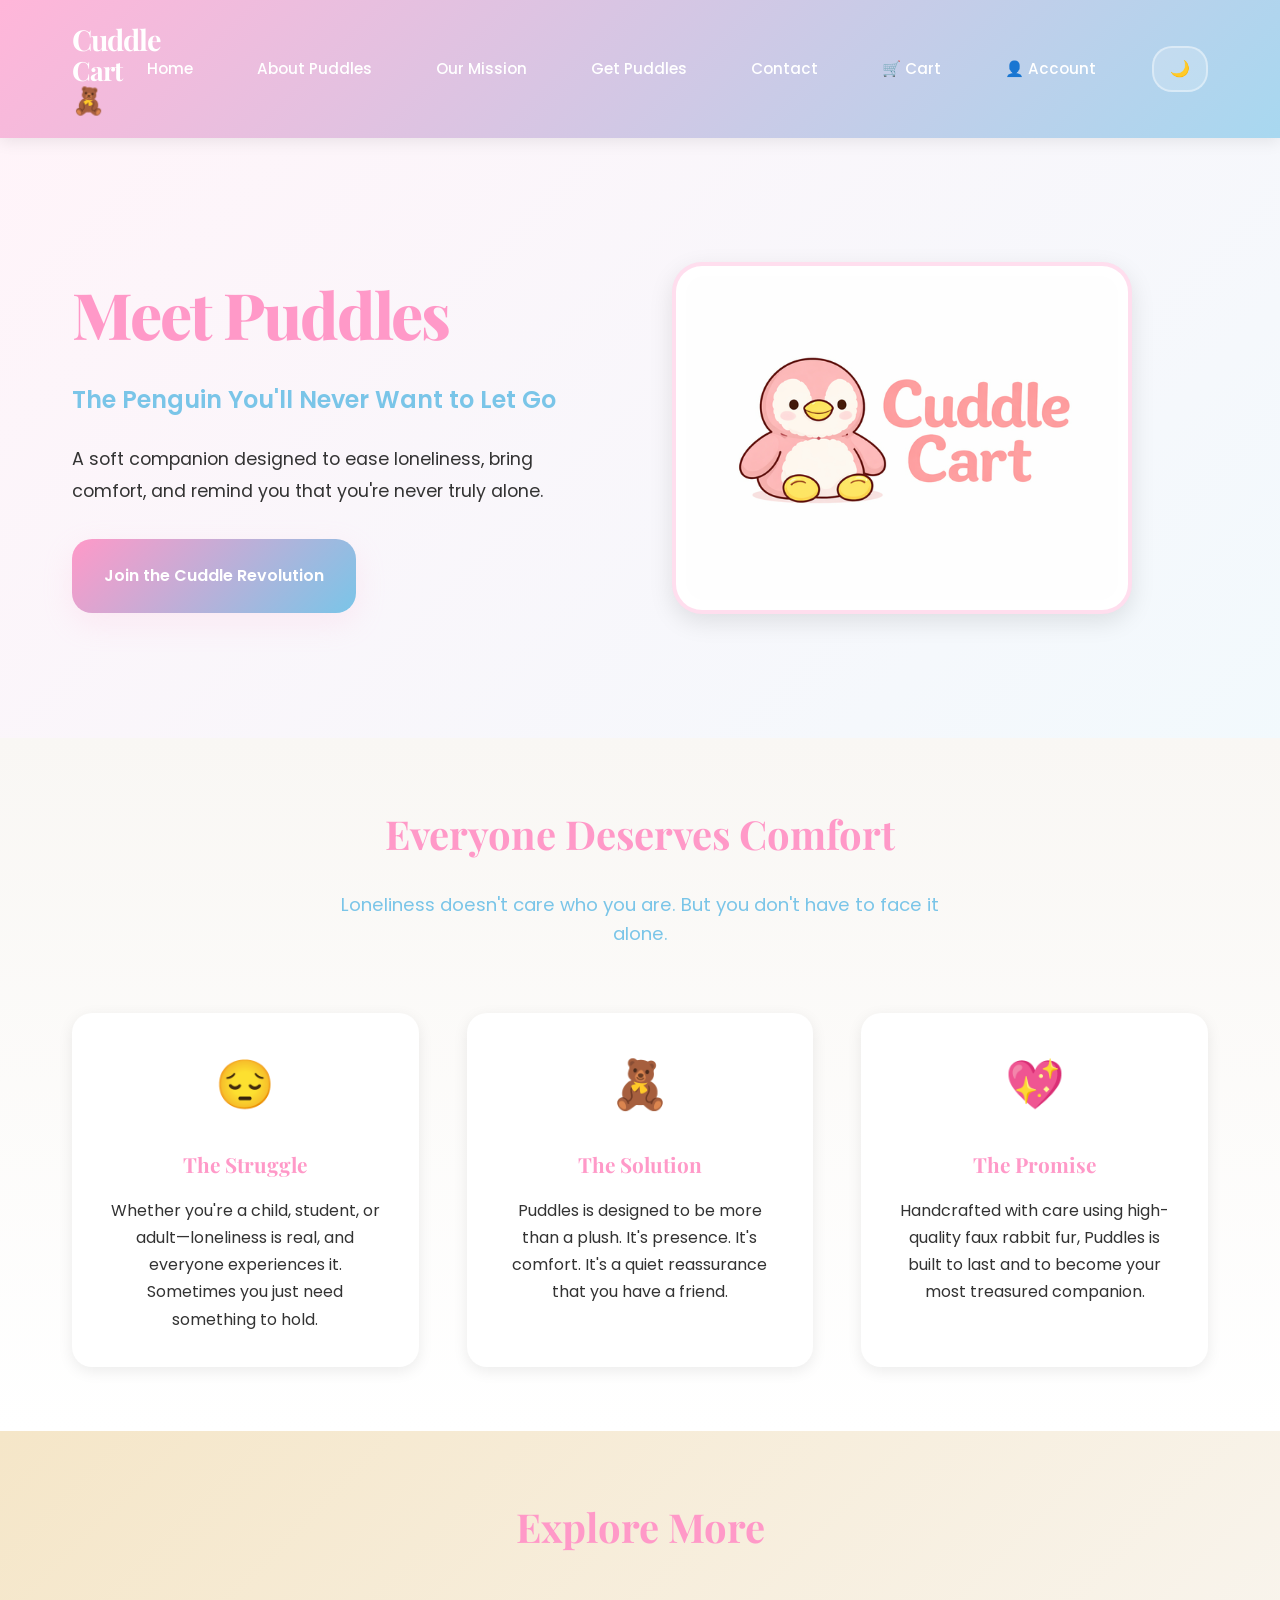
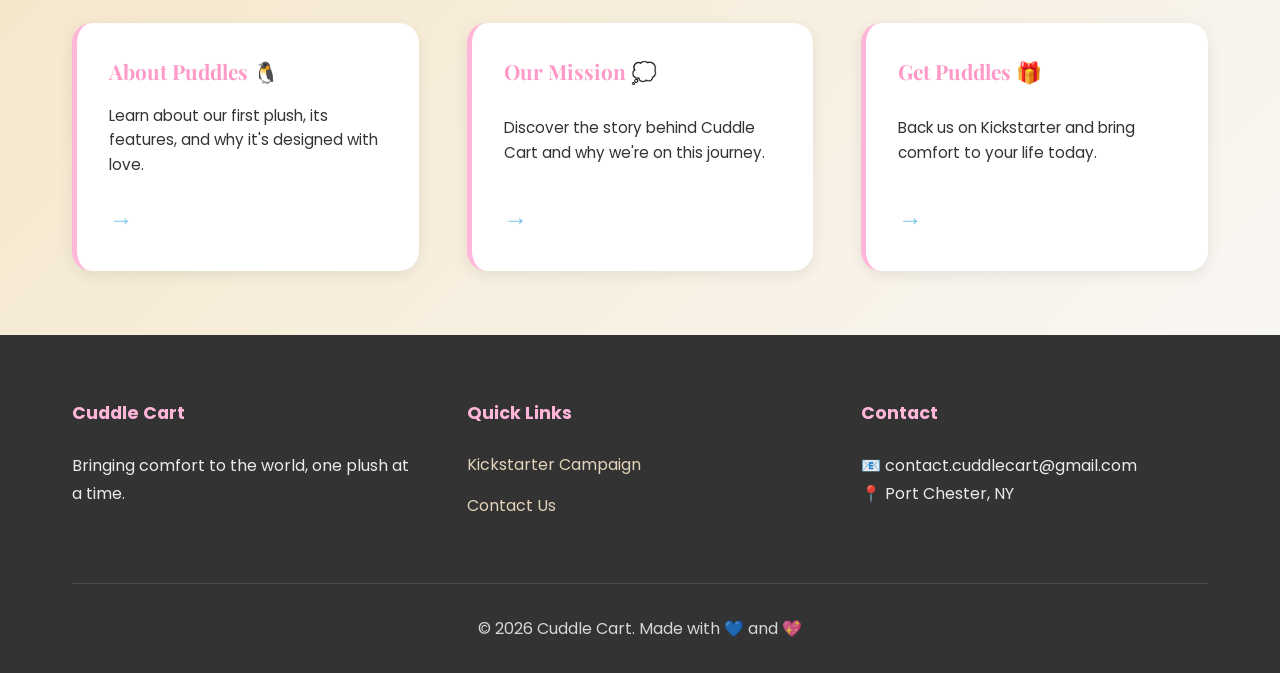
<file: index.html>
<!DOCTYPE html>
<html lang="en">
<head>
    <meta charset="UTF-8">
    <meta name="viewport" content="width=device-width, initial-scale=1.0">
    <meta name="description" content="Meet Puddles the Penguin - your comfort companion designed to ease loneliness and bring warmth. Join the cuddle revolution today.">
    <meta name="theme-color" content="#FFB6D9">
    <meta property="og:title" content="Cuddle Cart - Meet Puddles the Penguin">
    <meta property="og:description" content="Meet Puddles the Penguin - your comfort companion designed to ease loneliness and bring warmth.">
    <meta property="og:type" content="website">
    <meta property="og:url" content="https://cuddlecart.com/">
    <meta property="og:image" content="https://cuddlecart.com/og-image.png">
    <meta name="twitter:card" content="summary_large_image">
    <meta name="twitter:title" content="Cuddle Cart - Meet Puddles">
    <meta name="twitter:description" content="Your comfort companion designed to ease loneliness and bring warmth.">
    <link rel="icon" type="image/svg+xml" href="favicon.svg">
    <link rel="apple-touch-icon" href="favicon.svg">
    <link rel="stylesheet" href="styles.css">
    <title>Cuddle Cart - Meet Puddles</title>

</head>
<body>
    <!-- Navigation -->
    <nav class="navbar" role="navigation" aria-label="Main Navigation">
        <div class="container">
            <div class="logo">
                <h1><span>Cuddle</span><span>Cart 🧸</span></h1>
            </div>
            <input type="checkbox" id="nav-toggle" class="nav-toggle" aria-label="Toggle Navigation Menu">
            <ul class="nav-links">
                <li><a href="coverpage.html" aria-current="page">Home</a></li>
                <li><a href="aboutpuddles.html">About Puddles</a></li>
                <li><a href="ourmission.html">Our Mission</a></li>
                <li><a href="getpuddles.html">Get Puddles</a></li>
                <li><a href="contact.html">Contact</a></li>
                <li><a href="cart.html">🛒 Cart</a></li>
                <li><a href="account.html">👤 Account</a></li>
            </ul>
            <div class="nav-controls">
                <label for="nav-toggle" class="nav-toggle-label" aria-hidden="true">☰</label>
                <button class="dark-mode-toggle" aria-label="Toggle Dark Mode">🌙</button>
            </div>
        </div>
    </nav>

    <!-- Hero Section -->
    <section id="home" class="hero">
        <div class="container">
            <div class="hero-content">
                <h1 class="hero-title">Meet Puddles</h1>
                <p class="hero-subtitle">The Penguin You'll Never Want to Let Go</p>
                <p class="hero-description">
                    A soft companion designed to ease loneliness, bring comfort, and remind you that you're never truly alone.
                </p>
                <a href="getpuddles.html" class="btn btn-primary">Join the Cuddle Revolution</a>
            </div>
            <div class="hero-visual">
                <figure class="puddles-photo-frame">
                    <img
                        class="puddles-photo"
                        src="puddles.avif"
                        alt="Puddles the Penguin plush"
                        loading="lazy"
                        decoding="async"
                    >
                </figure>
            </div>
        </div>
    </section>

    <!-- Problem & Solution -->
    <section class="problem-solution">
        <div class="container">
            <div class="section-header">
                <h2>Everyone Deserves Comfort</h2>
                <p>Loneliness doesn't care who you are. But you don't have to face it alone.</p>
            </div>
            
            <div class="cards">
                <div class="card">
                    <div class="card-icon">😔</div>
                    <h3>The Struggle</h3>
                    <p>Whether you're a child, student, or adult—loneliness is real, and everyone experiences it. Sometimes you just need something to hold.</p>
                </div>
                <div class="card">
                    <div class="card-icon">🧸</div>
                    <h3>The Solution</h3>
                    <p>Puddles is designed to be more than a plush. It's presence. It's comfort. It's a quiet reassurance that you have a friend.</p>
                </div>
                <div class="card">
                    <div class="card-icon">💖</div>
                    <h3>The Promise</h3>
                    <p>Handcrafted with care using high-quality faux rabbit fur, Puddles is built to last and to become your most treasured companion.</p>
                </div>
            </div>
        </div>
    </section>

    <!-- About Puddles Link -->
    <section class="featured-pages">
        <div class="container">
            <h2>Explore More</h2>
            <div class="page-links">
                <a href="aboutpuddles.html" class="page-link-card">
                    <h3>About Puddles 🐧</h3>
                    <p>Learn about our first plush, its features, and why it's designed with love.</p>
                    <span class="arrow">→</span>
                </a>
                <a href="ourmission.html" class="page-link-card">
                    <h3>Our Mission 💭</h3>
                    <p>Discover the story behind Cuddle Cart and why we're on this journey.</p>
                    <span class="arrow">→</span>
                </a>
                <a href="getpuddles.html" class="page-link-card">
                    <h3>Get Puddles 🎁</h3>
                    <p>Back us on Kickstarter and bring comfort to your life today.</p>
                    <span class="arrow">→</span>
                </a>
            </div>
        </div>
    </section>

    <!-- Footer -->
    <footer class="footer">
        <div class="container">
            <div class="footer-content">
                <div class="footer-section">
                    <h4>Cuddle Cart</h4>
                    <p>Bringing comfort to the world, one plush at a time.</p>
                </div>
                <div class="footer-section">
                    <h4>Quick Links</h4>
                    <ul>
                        <li><a href="https://www.kickstarter.com/projects/cuddlecart/meet-puddles-the-penguin-youll-never-want-to-let-go">Kickstarter Campaign</a></li>
                        <li><a href="mailto:contact.cuddlecart@gmail.com">Contact Us</a></li>
                    </ul>
                </div>
                <div class="footer-section">
                    <h4>Contact</h4>
                    <p>📧 contact.cuddlecart@gmail.com</p>
                    <p>📍 Port Chester, NY</p>
                </div>
            </div>
            
            <div class="footer-bottom">
                <p>&copy; 2026 Cuddle Cart. Made with 💙 and 💖</p>
            </div>
        </div>
    </footer>

    <script>
        function handleSignup(event) {
            event.preventDefault();
            const email = event.target.querySelector('input[type="email"]').value;
            alert(`Thanks for signing up! We'll send you the warmest updates at ${email} 💌`);
            event.target.reset();
        }
    </script>

    <script src="script.js"></script>
</body>
</html>
</file>
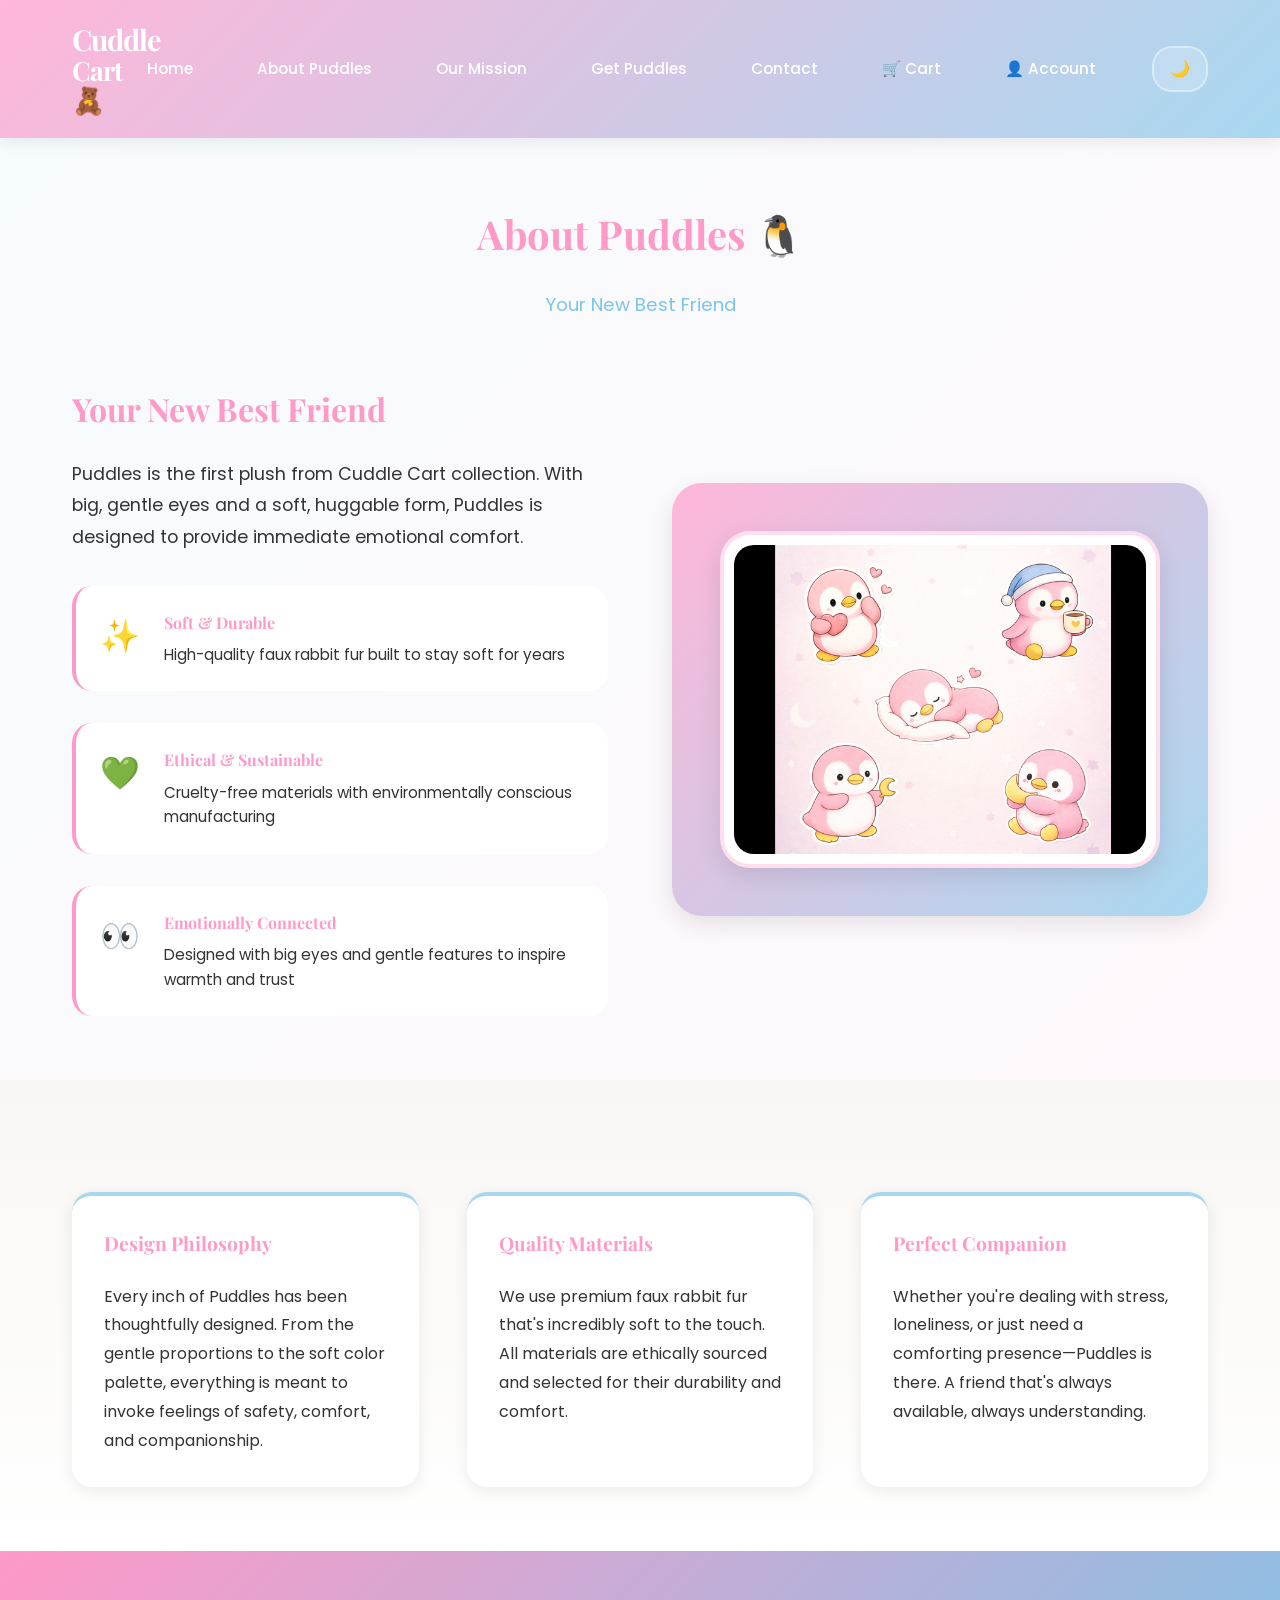
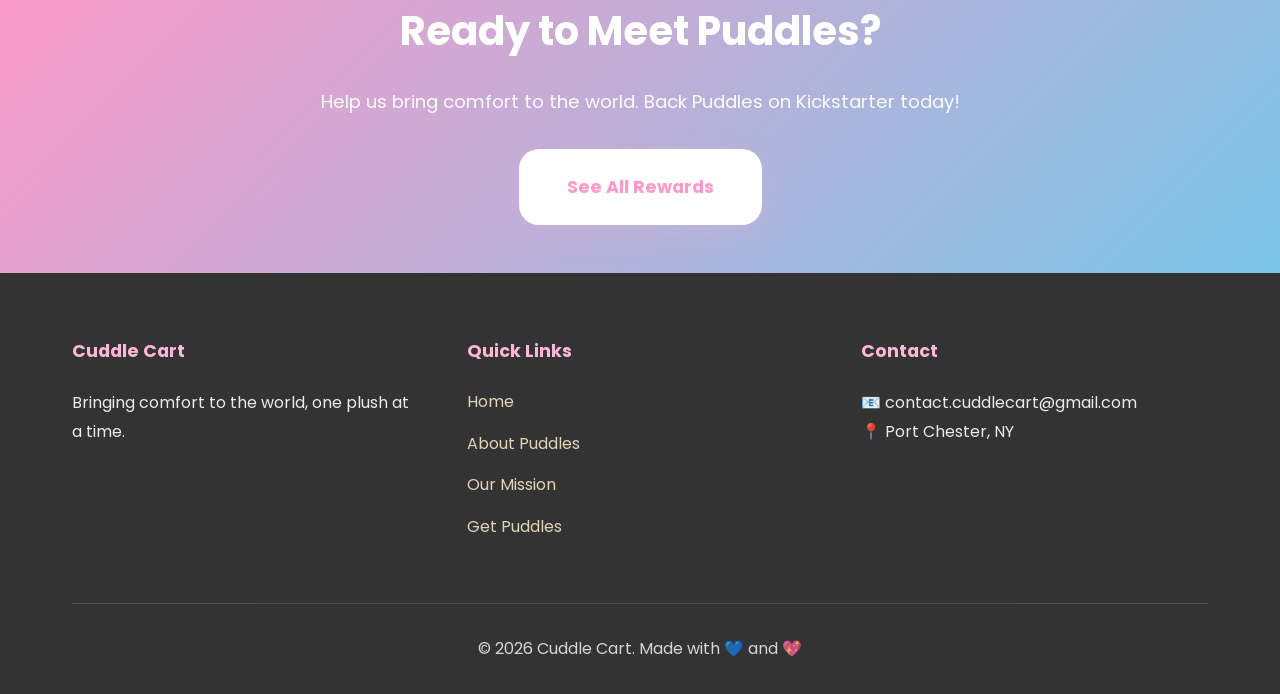
<file: aboutpuddles.html>
<!DOCTYPE html>
<html lang="en">
<head>
    <meta charset="UTF-8">
    <meta name="viewport" content="width=device-width, initial-scale=1.0">
    <meta name="description" content="Learn about Puddles the Penguin - a soft comfort companion designed with love to ease loneliness and provide emotional support.">
    <meta name="theme-color" content="#FFB6D9">
    <meta property="og:title" content="About Puddles - Cuddle Cart">
    <meta property="og:description" content="Learn about Puddles the Penguin - a soft comfort companion designed with love.">
    <meta property="og:type" content="website">
    <meta property="og:url" content="https://cuddlecart.com/aboutpuddles.html">
    <meta property="og:image" content="https://cuddlecart.com/og-image.png">
    <meta name="twitter:card" content="summary_large_image">
    <meta name="twitter:title" content="About Puddles">
    <meta name="twitter:description" content="Learn about your new best friend, Puddles the Penguin.">
    <link rel="icon" type="image/svg+xml" href="favicon.svg">
    <link rel="apple-touch-icon" href="favicon.svg">
    <link rel="stylesheet" href="styles.css">
    <title>About Puddles - Cuddle Cart</title>
</head>
<body>
    <!-- Navigation -->
    <nav class="navbar" role="navigation" aria-label="Main Navigation">
        <div class="container">
            <div class="logo">
                <h1><span>Cuddle</span><span>Cart 🧸</span></h1>
            </div>
            <input type="checkbox" id="nav-toggle" class="nav-toggle" aria-label="Toggle Navigation Menu">
            <ul class="nav-links">
                <li><a href="coverpage.html">Home</a></li>
                <li><a href="aboutpuddles.html" aria-current="page">About Puddles</a></li>
                <li><a href="ourmission.html">Our Mission</a></li>
                <li><a href="getpuddles.html">Get Puddles</a></li>
                <li><a href="contact.html">Contact</a></li>
                <li><a href="cart.html">🛒 Cart</a></li>
                <li><a href="account.html">👤 Account</a></li>
            </ul>
            <div class="nav-controls">
                <label for="nav-toggle" class="nav-toggle-label" aria-hidden="true">☰</label>
                <button class="dark-mode-toggle" aria-label="Toggle Dark Mode">🌙</button>
            </div>
        </div>
    </nav>

    <!-- About Puddles Section -->
    <section id="puddles" class="about-puddles">
        <div class="container">
            <div class="section-header">
                <h2>About Puddles 🐧</h2>
                <p>Your New Best Friend</p>
            </div>
            
            <div class="about-content">
                <div class="about-text">
                    <h3>Your New Best Friend</h3>
                    <p>Puddles is the first plush from Cuddle Cart collection. With big, gentle eyes and a soft, huggable form, Puddles is designed to provide immediate emotional comfort.</p>
                    
                    <div class="features">
                        <div class="feature-item">
                            <span class="feature-icon">✨</span>
                            <div>
                                <h4>Soft & Durable</h4>
                                <p>High-quality faux rabbit fur built to stay soft for years</p>
                            </div>
                        </div>
                        <div class="feature-item">
                            <span class="feature-icon">💚</span>
                            <div>
                                <h4>Ethical & Sustainable</h4>
                                <p>Cruelty-free materials with environmentally conscious manufacturing</p>
                            </div>
                        </div>
                        <div class="feature-item">
                            <span class="feature-icon">👀</span>
                            <div>
                                <h4>Emotionally Connected</h4>
                                <p>Designed with big eyes and gentle features to inspire warmth and trust</p>
                            </div>
                        </div>
                    </div>
                </div>
                
                <div class="about-visual">
                    <div class="puddles-showcase">
                        <figure class="puddles-photo-frame puddles-photo-frame-lg">
                            <img
                                class="puddles-photo"
                                src="morepuddles.avif"
                                alt="Puddles plush close-up"
                                loading="lazy"
                                decoding="async"
                            >
                        </figure>
                    </div>
                </div>
            </div>
        </div>
    </section>

    <!-- Details Section -->
    <section class="details-section">
        <div class="container">
            <div class="details-grid">
                <div class="detail-card">
                    <h3>Design Philosophy</h3>
                    <p>Every inch of Puddles has been thoughtfully designed. From the gentle proportions to the soft color palette, everything is meant to invoke feelings of safety, comfort, and companionship.</p>
                </div>
                <div class="detail-card">
                    <h3>Quality Materials</h3>
                    <p>We use premium faux rabbit fur that's incredibly soft to the touch. All materials are ethically sourced and selected for their durability and comfort.</p>
                </div>
                <div class="detail-card">
                    <h3>Perfect Companion</h3>
                    <p>Whether you're dealing with stress, loneliness, or just need a comforting presence—Puddles is there. A friend that's always available, always understanding.</p>
                </div>
            </div>
        </div>
    </section>

    <!-- Call to Action -->
    <section class="cta-section cta-minimal">
        <div class="container">
            <h2>Ready to Meet Puddles?</h2>
            <p>Help us bring comfort to the world. Back Puddles on Kickstarter today!</p>
            
            <div class="cta-buttons">
                <a href="getpuddles.html" class="btn btn-primary btn-lg">
                    See All Rewards
                </a>
            </div>
        </div>
    </section>

    <!-- Footer -->
    <footer class="footer">
        <div class="container">
            <div class="footer-content">
                <div class="footer-section">
                    <h4>Cuddle Cart</h4>
                    <p>Bringing comfort to the world, one plush at a time.</p>
                </div>
                <div class="footer-section">
                    <h4>Quick Links</h4>
                    <ul>
                        <li><a href="coverpage.html">Home</a></li>
                        <li><a href="aboutpuddles.html">About Puddles</a></li>
                        <li><a href="ourmission.html">Our Mission</a></li>
                        <li><a href="getpuddles.html">Get Puddles</a></li>
                    </ul>
                </div>
                <div class="footer-section">
                    <h4>Contact</h4>
                    <p>📧 contact.cuddlecart@gmail.com</p>
                    <p>📍 Port Chester, NY</p>
                </div>
            </div>
            
            <div class="footer-bottom">
                <p>&copy; 2026 Cuddle Cart. Made with 💙 and 💖</p>
            </div>
        </div>
    </footer>

    <script>
        function handleSignup(event) {
            event.preventDefault();
            const email = event.target.querySelector('input[type="email"]').value;
            alert(`Thanks for signing up! We'll send you the warmest updates at ${email} 💌`);
            event.target.reset();
        }
    </script>

    <script src="script.js"></script>
</body>
</html>
</file>
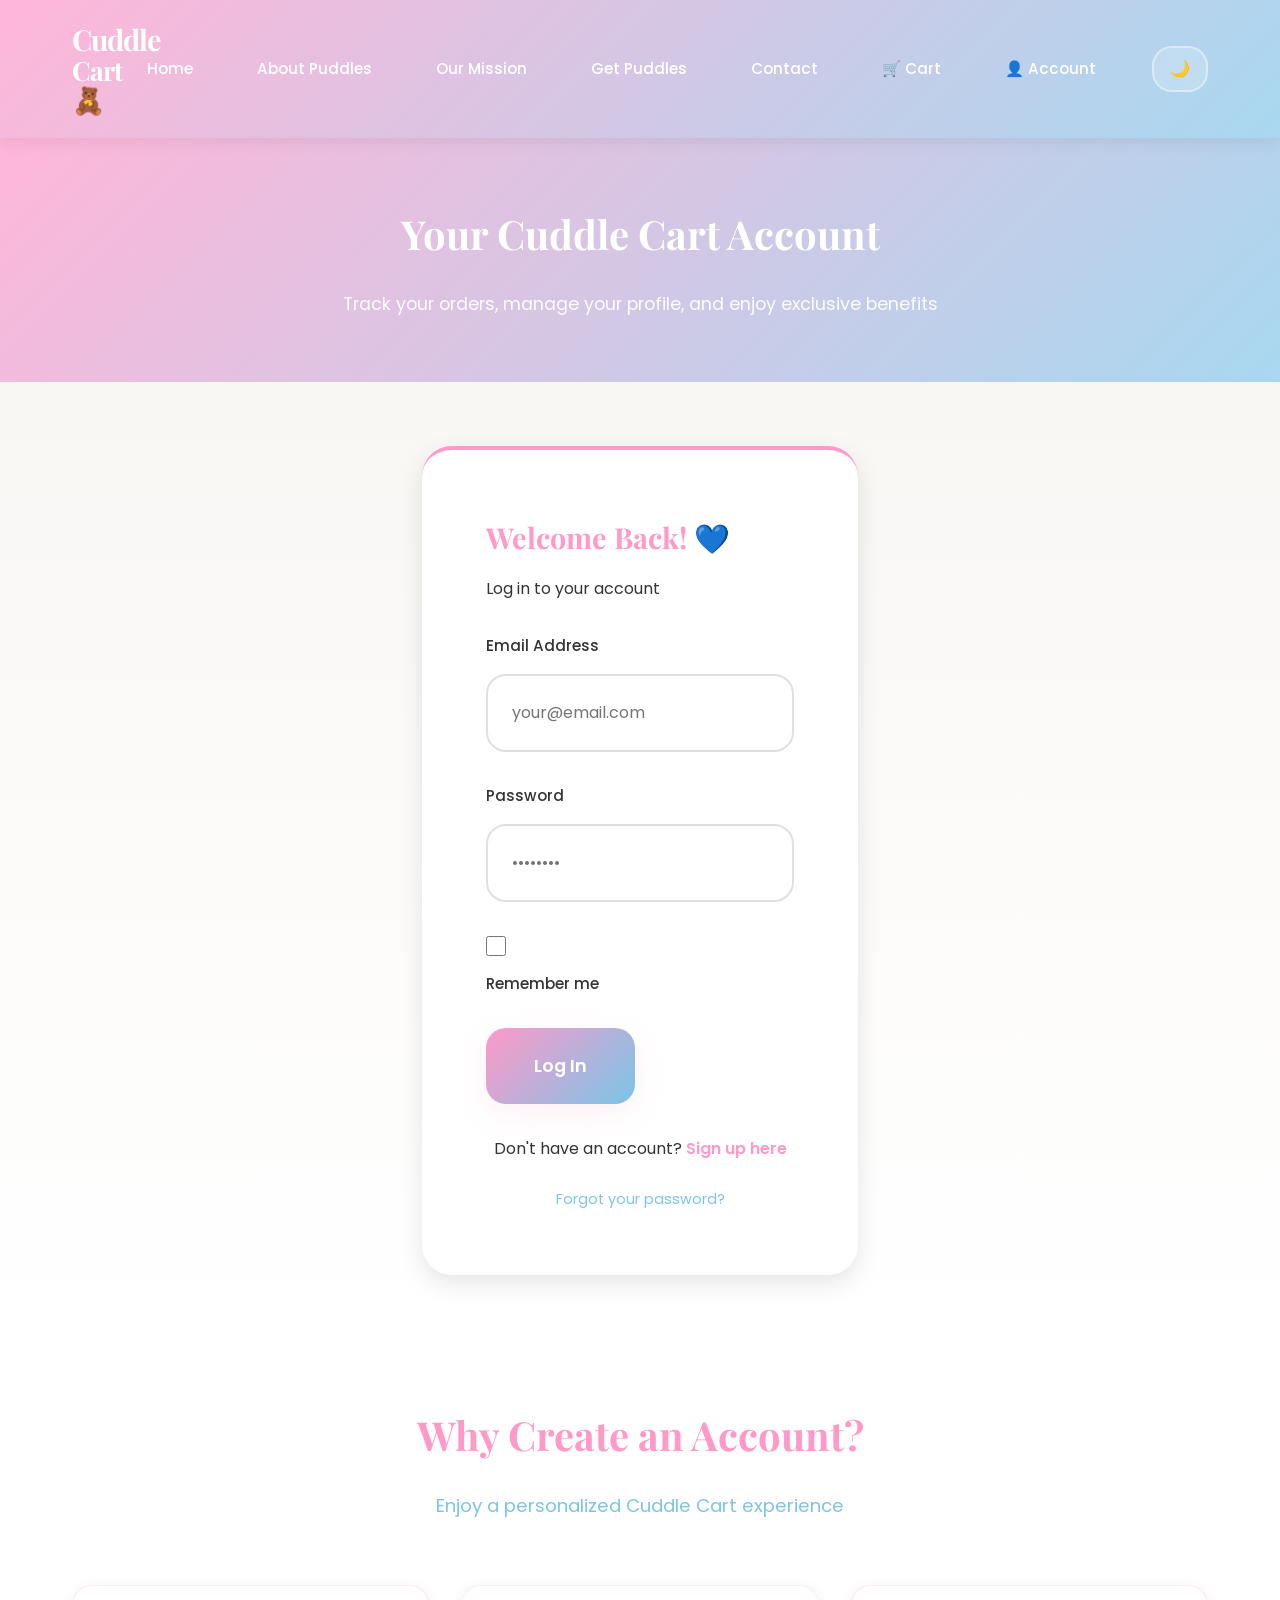
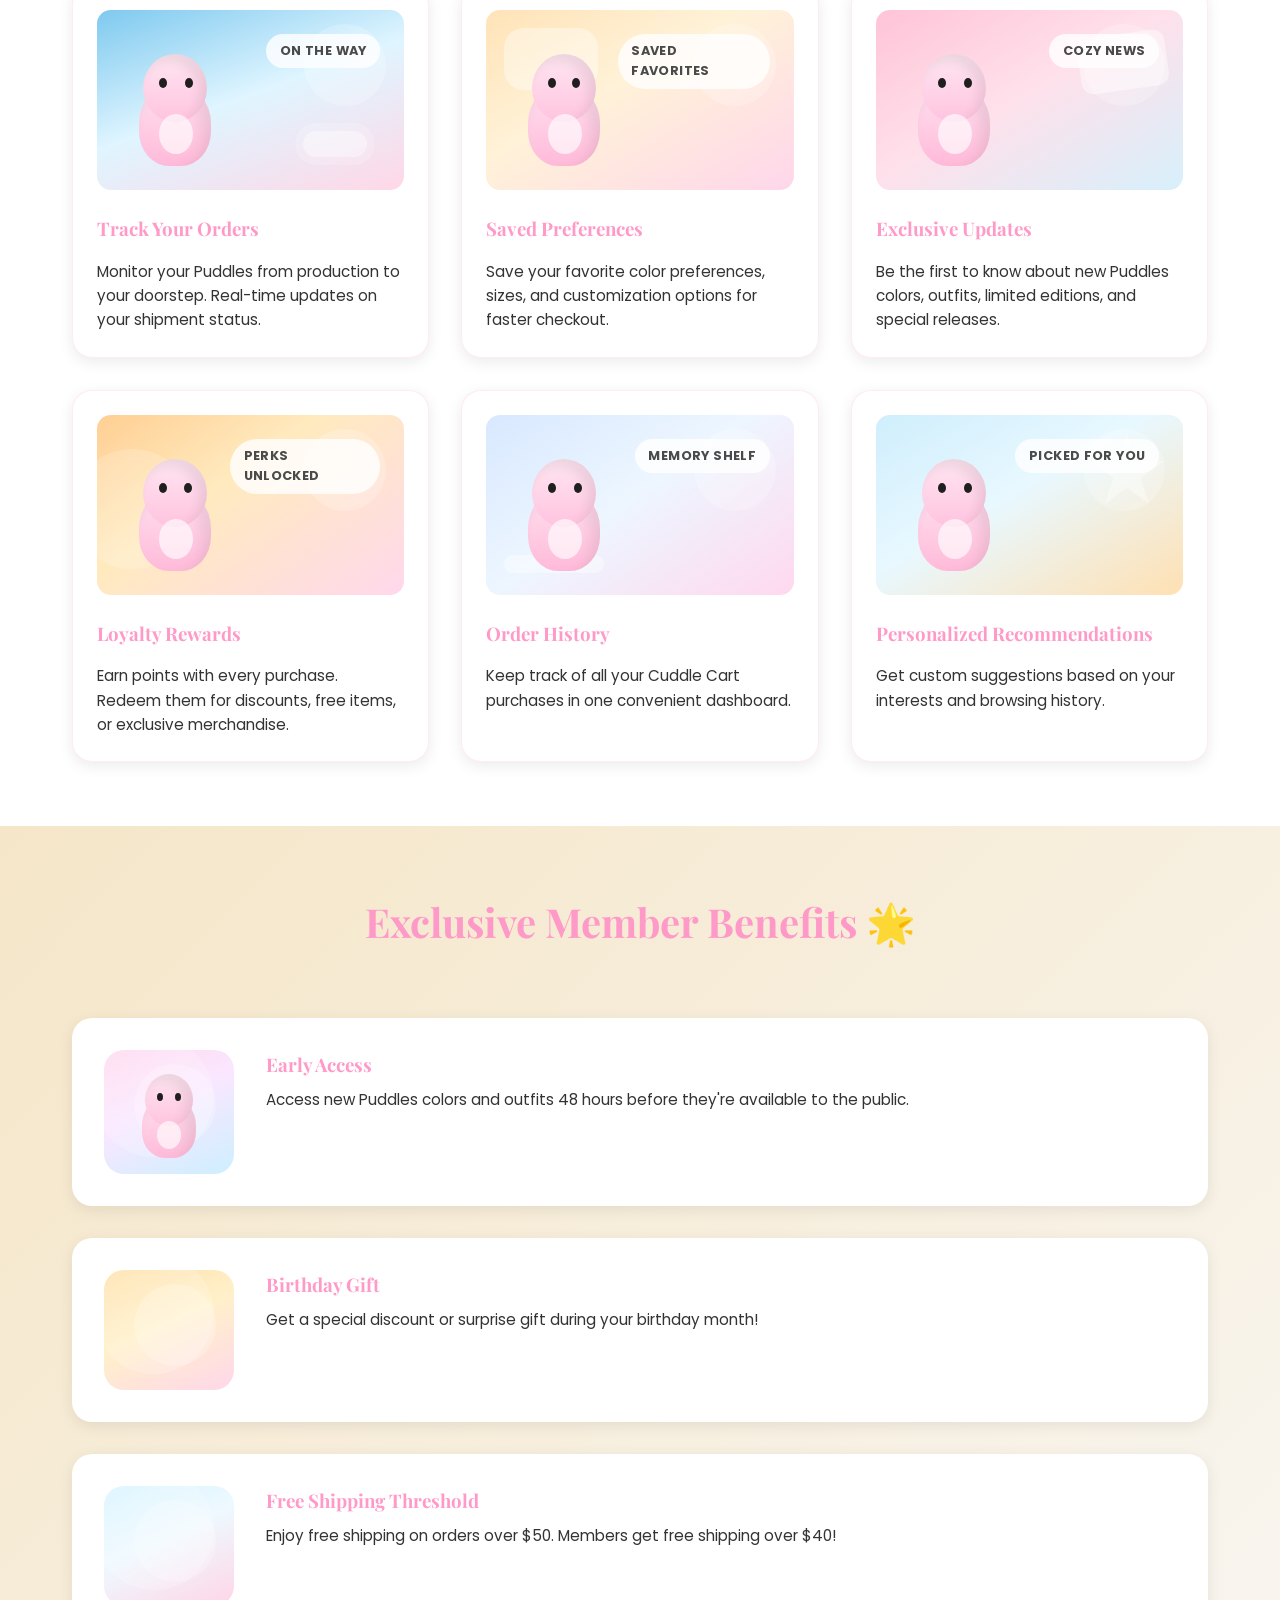
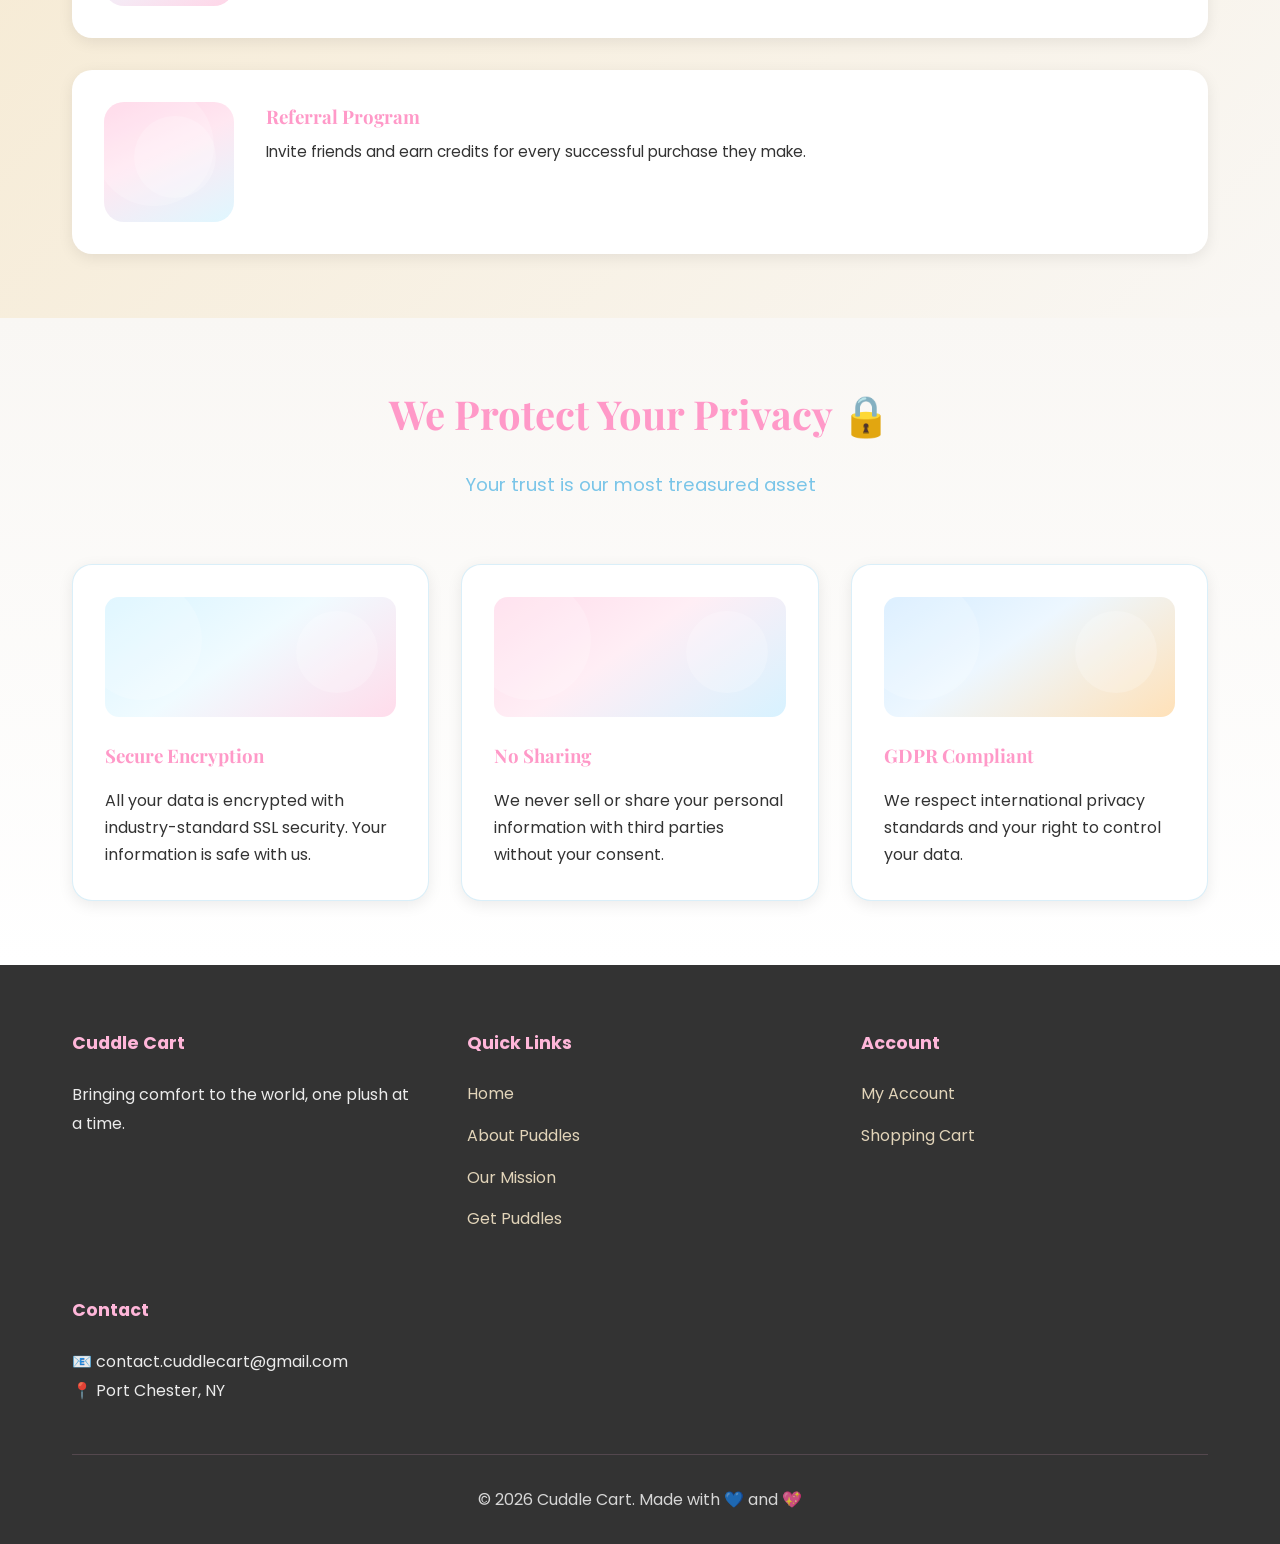
<file: account.html>
<!DOCTYPE html>
<html lang="en">
<head>
    <meta charset="UTF-8">
    <meta name="viewport" content="width=device-width, initial-scale=1.0">
    <meta name="description" content="Manage your account at Cuddle Cart - view orders, wishlist, and preferences.">
    <meta name="theme-color" content="#FFB6D9">
    <meta property="og:title" content="My Account - Cuddle Cart">
    <meta property="og:description" content="Manage your Cuddle Cart account and view your orders.">
    <meta property="og:type" content="website">
    <meta property="og:url" content="https://cuddlecart.com/account.html">
    <meta property="og:image" content="https://cuddlecart.com/og-image.png">
    <meta name="twitter:card" content="summary_large_image">
    <meta name="twitter:title" content="My Account">
    <meta name="twitter:description" content="Manage your Cuddle Cart account.">
    <link rel="icon" type="image/svg+xml" href="favicon.svg">
    <link rel="apple-touch-icon" href="favicon.svg">
    <link rel="stylesheet" href="styles.css">
    <title>My Account - Cuddle Cart</title>
</head>
<body>
    <!-- Navigation -->
    <nav class="navbar" role="navigation" aria-label="Main Navigation">
        <div class="container">
            <div class="logo">
                <h1><span>Cuddle</span><span>Cart 🧸</span></h1>
            </div>
            <input type="checkbox" id="nav-toggle" class="nav-toggle" aria-label="Toggle Navigation Menu">
            <ul class="nav-links">
                <li><a href="coverpage.html">Home</a></li>
                <li><a href="aboutpuddles.html">About Puddles</a></li>
                <li><a href="ourmission.html">Our Mission</a></li>
                <li><a href="getpuddles.html">Get Puddles</a></li>
                <li><a href="contact.html">Contact</a></li>
                <li><a href="cart.html">🛒 Cart</a></li>
                <li><a href="account.html" aria-current="page">👤 Account</a></li>
            </ul>
            <div class="nav-controls">
                <label for="nav-toggle" class="nav-toggle-label" aria-hidden="true">☰</label>
                <button class="dark-mode-toggle" aria-label="Toggle Dark Mode">🌙</button>
            </div>
        </div>
    </nav>

    <!-- Account Hero -->
    <section class="account-hero">
        <div class="container">
            <h1>Your Cuddle Cart Account</h1>
            <p>Track your orders, manage your profile, and enjoy exclusive benefits</p>
        </div>
    </section>

    <!-- Login / Sign Up Toggle -->
    <section class="auth-section">
        <div class="auth-container">
            <!-- Login Form -->
            <div class="auth-form login-form" id="loginForm">
                <h2>Welcome Back! 💙</h2>
                <p class="auth-subtitle">Log in to your account</p>
                
                <form onsubmit="handleLogin(event)">
                    <div class="form-group">
                        <label for="login-email">Email Address</label>
                        <input type="email" id="login-email" name="email" placeholder="your@email.com" required>
                    </div>
                    
                    <div class="form-group">
                        <label for="login-password">Password</label>
                        <input type="password" id="login-password" name="password" placeholder="••••••••" required>
                    </div>
                    
                    <div class="form-group checkbox">
                        <input type="checkbox" id="remember-me" name="remember">
                        <label for="remember-me">Remember me</label>
                    </div>
                    
                    <button type="submit" class="btn btn-primary btn-lg">Log In</button>
                </form>
                
                <p class="auth-toggle">Don't have an account? <a href="#" onclick="toggleAuth(); return false;">Sign up here</a></p>
                <p class="forgot-password"><a href="#reset">Forgot your password?</a></p>
            </div>

            <!-- Sign Up Form -->
            <div class="auth-form signup-form is-hidden" id="signupForm">
                <h2>Join Cuddle Cart! 💖</h2>
                <p class="auth-subtitle">Create your account and start your journey</p>
                
                <form onsubmit="handleSignup(event)">
                    <div class="form-group">
                        <label for="signup-name">Full Name</label>
                        <input type="text" id="signup-name" name="name" placeholder="Juan Lopez" required>
                    </div>
                    
                    <div class="form-group">
                        <label for="signup-email">Email Address</label>
                        <input type="email" id="signup-email" name="email" placeholder="your@email.com" required>
                    </div>
                    
                    <div class="form-group">
                        <label for="signup-password">Create Password</label>
                        <input type="password" id="signup-password" name="password" placeholder="••••••••" required>
                    </div>
                    
                    <div class="form-group">
                        <label for="signup-confirm">Confirm Password</label>
                        <input type="password" id="signup-confirm" name="confirm" placeholder="••••••••" required>
                    </div>
                    
                    <div class="form-group checkbox">
                        <input type="checkbox" id="terms" name="terms" required>
                        <label for="terms">I agree to the Terms of Service and Privacy Policy</label>
                    </div>
                    
                    <div class="form-group checkbox">
                        <input type="checkbox" id="newsletter" name="newsletter">
                        <label for="newsletter">Send me updates about new Cuddle Cart products and exclusive offers</label>
                    </div>
                    
                    <button type="submit" class="btn btn-primary btn-lg">Create Account</button>
                </form>
                
                <p class="auth-toggle">Already have an account? <a href="#" onclick="toggleAuth(); return false;">Log in here</a></p>
            </div>
        </div>
    </section>

    <!-- Account Features -->
    <section class="account-features">
        <div class="container">
            <div class="section-header">
                <h2>Why Create an Account?</h2>
                <p>Enjoy a personalized Cuddle Cart experience</p>
            </div>
            
            <div class="features-grid">
                <div class="feature-box">
                    <div class="feature-scene scene-tracking">
                        <div class="mini-puddles">
                            <div class="mini-puddles-body"></div>
                            <div class="mini-puddles-head"></div>
                            <div class="mini-puddles-eye left"></div>
                            <div class="mini-puddles-eye right"></div>
                            <div class="mini-puddles-belly"></div>
                        </div>
                        <span class="scene-tag">On the way</span>
                    </div>
                    <h3>Track Your Orders</h3>
                    <p>Monitor your Puddles from production to your doorstep. Real-time updates on your shipment status.</p>
                </div>
                
                <div class="feature-box">
                    <div class="feature-scene scene-preferences">
                        <div class="mini-puddles">
                            <div class="mini-puddles-body"></div>
                            <div class="mini-puddles-head"></div>
                            <div class="mini-puddles-eye left"></div>
                            <div class="mini-puddles-eye right"></div>
                            <div class="mini-puddles-belly"></div>
                        </div>
                        <span class="scene-tag">Saved favorites</span>
                    </div>
                    <h3>Saved Preferences</h3>
                    <p>Save your favorite color preferences, sizes, and customization options for faster checkout.</p>
                </div>
                
                <div class="feature-box">
                    <div class="feature-scene scene-updates">
                        <div class="mini-puddles">
                            <div class="mini-puddles-body"></div>
                            <div class="mini-puddles-head"></div>
                            <div class="mini-puddles-eye left"></div>
                            <div class="mini-puddles-eye right"></div>
                            <div class="mini-puddles-belly"></div>
                        </div>
                        <span class="scene-tag">Cozy news</span>
                    </div>
                    <h3>Exclusive Updates</h3>
                    <p>Be the first to know about new Puddles colors, outfits, limited editions, and special releases.</p>
                </div>
                
                <div class="feature-box">
                    <div class="feature-scene scene-rewards">
                        <div class="mini-puddles">
                            <div class="mini-puddles-body"></div>
                            <div class="mini-puddles-head"></div>
                            <div class="mini-puddles-eye left"></div>
                            <div class="mini-puddles-eye right"></div>
                            <div class="mini-puddles-belly"></div>
                        </div>
                        <span class="scene-tag">Perks unlocked</span>
                    </div>
                    <h3>Loyalty Rewards</h3>
                    <p>Earn points with every purchase. Redeem them for discounts, free items, or exclusive merchandise.</p>
                </div>
                
                <div class="feature-box">
                    <div class="feature-scene scene-history">
                        <div class="mini-puddles">
                            <div class="mini-puddles-body"></div>
                            <div class="mini-puddles-head"></div>
                            <div class="mini-puddles-eye left"></div>
                            <div class="mini-puddles-eye right"></div>
                            <div class="mini-puddles-belly"></div>
                        </div>
                        <span class="scene-tag">Memory shelf</span>
                    </div>
                    <h3>Order History</h3>
                    <p>Keep track of all your Cuddle Cart purchases in one convenient dashboard.</p>
                </div>
                
                <div class="feature-box">
                    <div class="feature-scene scene-recommendations">
                        <div class="mini-puddles">
                            <div class="mini-puddles-body"></div>
                            <div class="mini-puddles-head"></div>
                            <div class="mini-puddles-eye left"></div>
                            <div class="mini-puddles-eye right"></div>
                            <div class="mini-puddles-belly"></div>
                        </div>
                        <span class="scene-tag">Picked for you</span>
                    </div>
                    <h3>Personalized Recommendations</h3>
                    <p>Get custom suggestions based on your interests and browsing history.</p>
                </div>
            </div>
        </div>
    </section>

    <!-- Account Benefits -->
    <section class="account-benefits">
        <div class="container">
            <div class="section-header">
                <h2>Exclusive Member Benefits 🌟</h2>
            </div>
            
            <div class="benefits-list">
                <div class="benefit-item">
                    <div class="benefit-scene scene-early-access">
                        <div class="mini-puddles mini-puddles-small">
                            <div class="mini-puddles-body"></div>
                            <div class="mini-puddles-head"></div>
                            <div class="mini-puddles-eye left"></div>
                            <div class="mini-puddles-eye right"></div>
                            <div class="mini-puddles-belly"></div>
                        </div>
                    </div>
                    <div class="benefit-content">
                        <h3>Early Access</h3>
                        <p>Access new Puddles colors and outfits 48 hours before they're available to the public.</p>
                    </div>
                </div>
                
                <div class="benefit-item">
                    <div class="benefit-scene scene-birthday"></div>
                    <div class="benefit-content">
                        <h3>Birthday Gift</h3>
                        <p>Get a special discount or surprise gift during your birthday month!</p>
                    </div>
                </div>
                
                <div class="benefit-item">
                    <div class="benefit-scene scene-shipping"></div>
                    <div class="benefit-content">
                        <h3>Free Shipping Threshold</h3>
                        <p>Enjoy free shipping on orders over $50. Members get free shipping over $40!</p>
                    </div>
                </div>
                
                <div class="benefit-item">
                    <div class="benefit-scene scene-referral"></div>
                    <div class="benefit-content">
                        <h3>Referral Program</h3>
                        <p>Invite friends and earn credits for every successful purchase they make.</p>
                    </div>
                </div>
            </div>
        </div>
    </section>

    <!-- Security & Privacy Info -->
    <section class="security-info">
        <div class="container">
            <div class="section-header">
                <h2>We Protect Your Privacy 🔒</h2>
                <p>Your trust is our most treasured asset</p>
            </div>
            
            <div class="security-grid">
                <div class="security-card">
                    <div class="security-scene scene-secure"></div>
                    <h3>Secure Encryption</h3>
                    <p>All your data is encrypted with industry-standard SSL security. Your information is safe with us.</p>
                </div>
                
                <div class="security-card">
                    <div class="security-scene scene-private"></div>
                    <h3>No Sharing</h3>
                    <p>We never sell or share your personal information with third parties without your consent.</p>
                </div>
                
                <div class="security-card">
                    <div class="security-scene scene-gdpr"></div>
                    <h3>GDPR Compliant</h3>
                    <p>We respect international privacy standards and your right to control your data.</p>
                </div>
            </div>
        </div>
    </section>

    <!-- Footer -->
    <footer class="footer">
        <div class="container">
            <div class="footer-content">
                <div class="footer-section">
                    <h4>Cuddle Cart</h4>
                    <p>Bringing comfort to the world, one plush at a time.</p>
                </div>
                <div class="footer-section">
                    <h4>Quick Links</h4>
                    <ul>
                        <li><a href="coverpage.html">Home</a></li>
                        <li><a href="aboutpuddles.html">About Puddles</a></li>
                        <li><a href="ourmission.html">Our Mission</a></li>
                        <li><a href="getpuddles.html">Get Puddles</a></li>
                    </ul>
                </div>
                <div class="footer-section">
                    <h4>Account</h4>
                    <ul>
                        <li><a href="account.html">My Account</a></li>
                        <li><a href="cart.html">Shopping Cart</a></li>
                    </ul>
                </div>
                <div class="footer-section">
                    <h4>Contact</h4>
                    <p>📧 contact.cuddlecart@gmail.com</p>
                    <p>📍 Port Chester, NY</p>
                </div>
            </div>
            
            <div class="footer-bottom">
                <p>&copy; 2026 Cuddle Cart. Made with 💙 and 💖</p>
            </div>
        </div>
    </footer>

    <script>
        function toggleAuth() {
            const loginForm = document.getElementById('loginForm');
            const signupForm = document.getElementById('signupForm');
            
            if (loginForm.style.display === 'none') {
                loginForm.style.display = 'block';
                signupForm.style.display = 'none';
            } else {
                loginForm.style.display = 'none';
                signupForm.style.display = 'block';
            }
        }
        
        function handleLogin(event) {
            event.preventDefault();
            const email = document.getElementById('login-email').value;
            alert(`Welcome back, ${email}! 💙\n\nYour account dashboard will load shortly.`);
            event.target.reset();
        }
        
        function handleSignup(event) {
            event.preventDefault();
            const name = document.getElementById('signup-name').value;
            const password = document.getElementById('signup-password').value;
            const confirm = document.getElementById('signup-confirm').value;
            
            if (password !== confirm) {
                alert('Passwords do not match!');
                return;
            }
            
            alert(`Welcome to Cuddle Cart, ${name}! 💖\n\nYour account has been created. Check your email for a confirmation link!`);
            event.target.reset();
        }
    </script>

    <script src="script.js"></script>
</body>
</html>
</file>
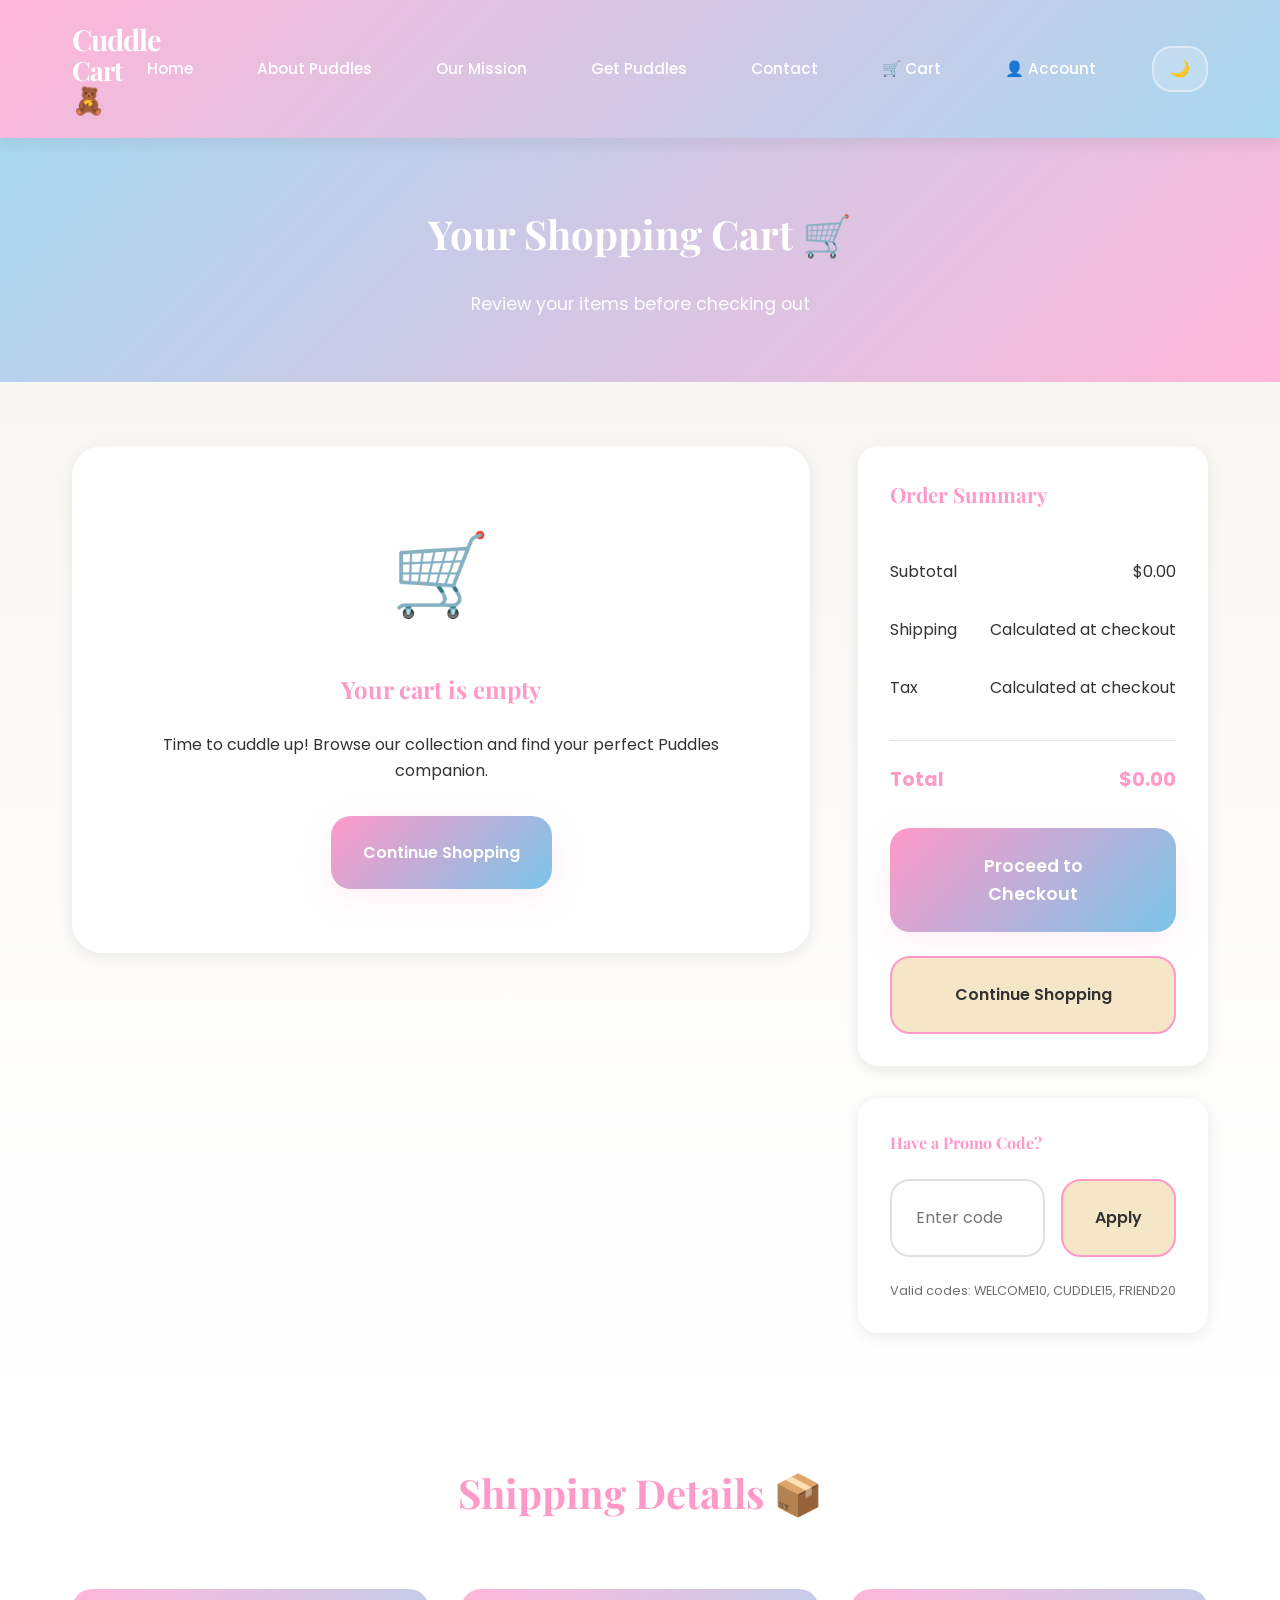
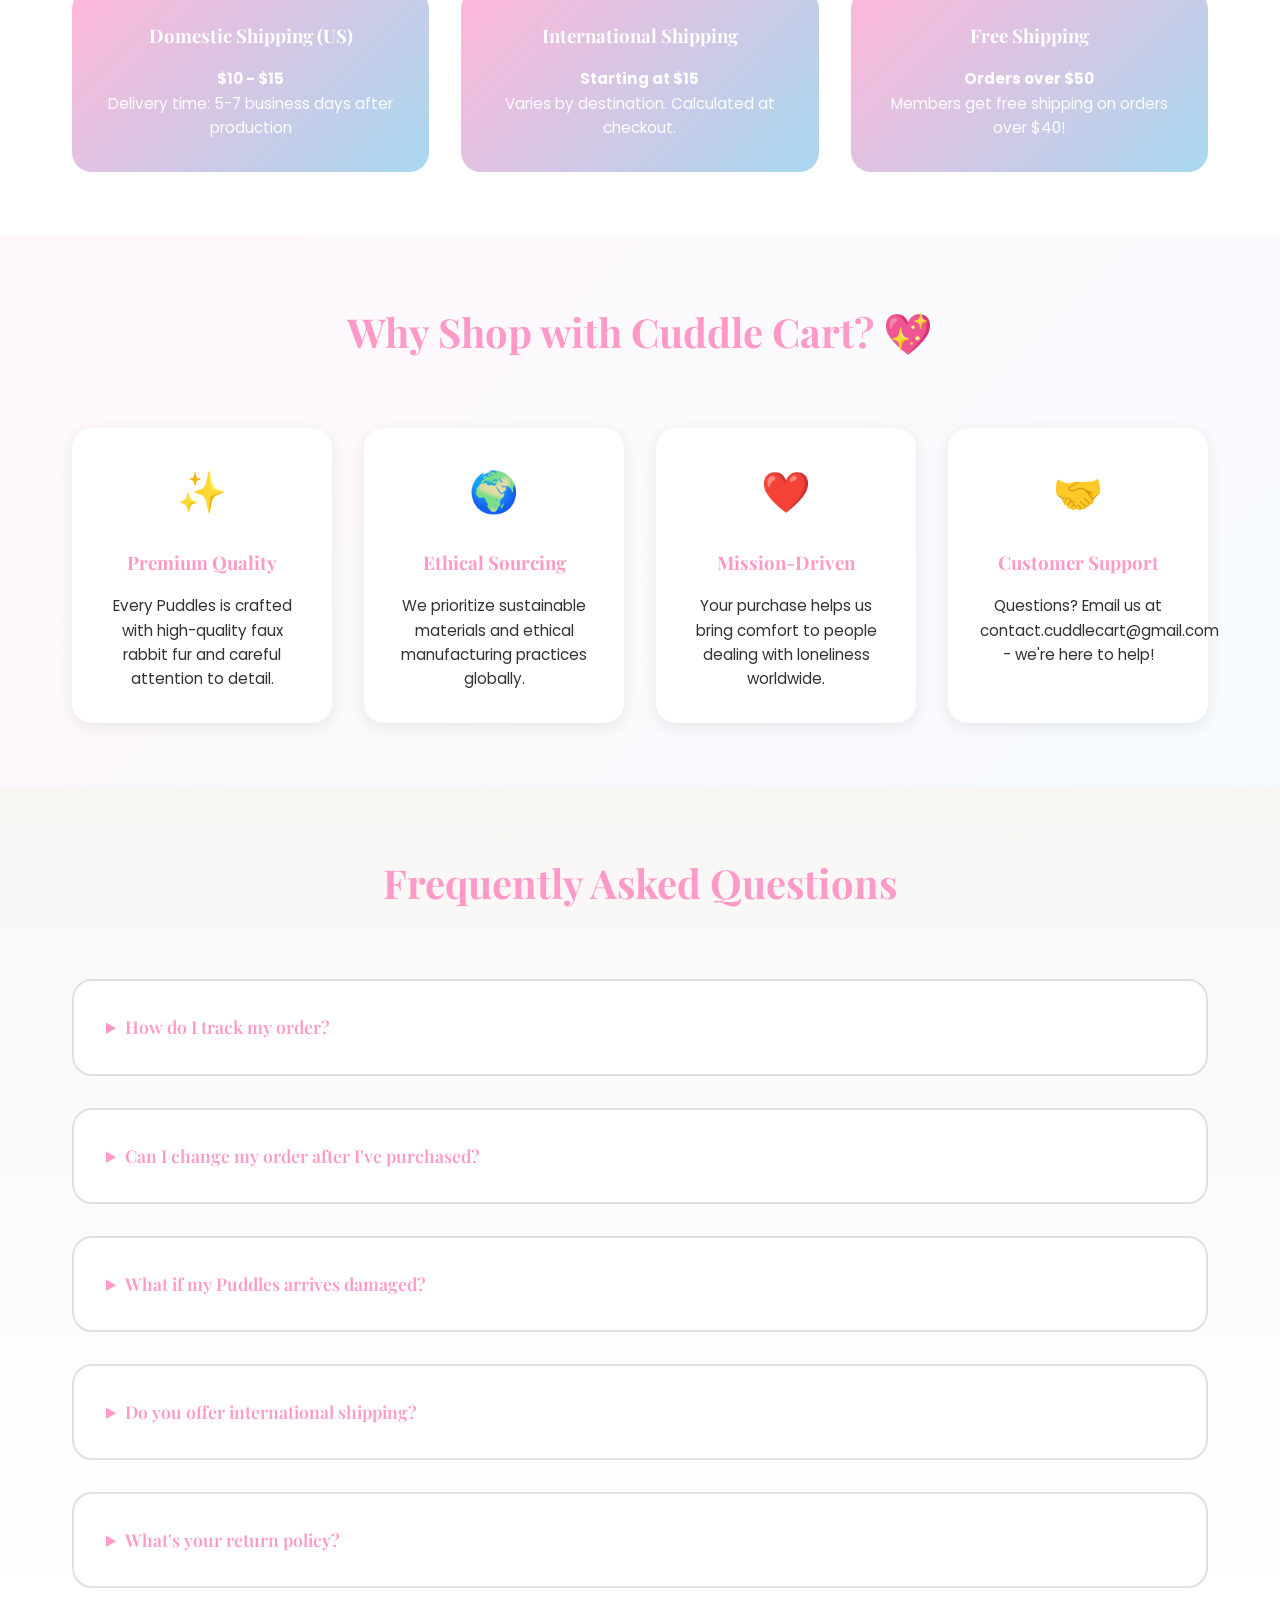
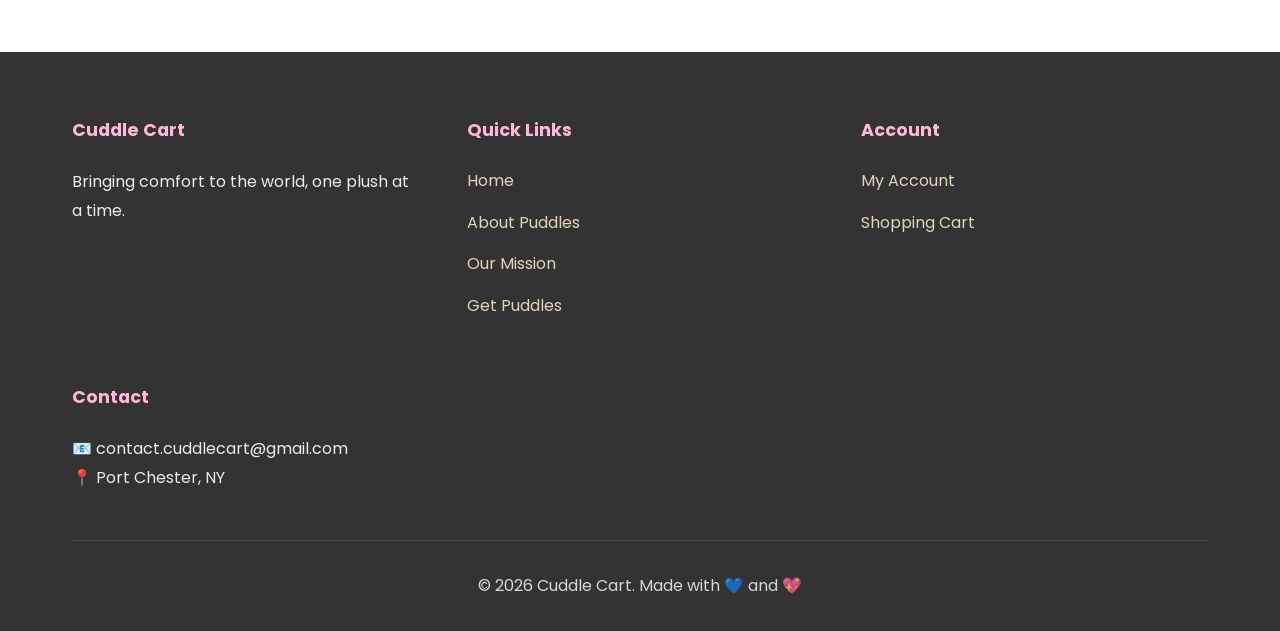
<file: cart.html>
<!DOCTYPE html>
<html lang="en">
<head>
    <meta charset="UTF-8">
    <meta name="viewport" content="width=device-width, initial-scale=1.0">
    <meta name="description" content="View your shopping cart at Cuddle Cart - checkout your Puddles plush order.">
    <meta name="theme-color" content="#FFB6D9">
    <meta property="og:title" content="Shopping Cart - Cuddle Cart">
    <meta property="og:description" content="View your shopping cart and complete your Puddles order.">
    <meta property="og:type" content="website">
    <meta property="og:url" content="https://cuddlecart.com/cart.html">
    <meta property="og:image" content="https://cuddlecart.com/og-image.png">
    <meta name="twitter:card" content="summary_large_image">
    <meta name="twitter:title" content="Shopping Cart">
    <meta name="twitter:description" content="Your Puddles order awaits.">
    <link rel="icon" type="image/svg+xml" href="favicon.svg">
    <link rel="apple-touch-icon" href="favicon.svg">
    <link rel="stylesheet" href="styles.css">
    <title>Shopping Cart - Cuddle Cart</title>
</head>
<body>
    <!-- Navigation -->
    <nav class="navbar" role="navigation" aria-label="Main Navigation">
        <div class="container">
            <div class="logo">
                <h1><span>Cuddle</span><span>Cart 🧸</span></h1>
            </div>
            <input type="checkbox" id="nav-toggle" class="nav-toggle" aria-label="Toggle Navigation Menu">
            <ul class="nav-links">
                <li><a href="coverpage.html">Home</a></li>
                <li><a href="aboutpuddles.html">About Puddles</a></li>
                <li><a href="ourmission.html">Our Mission</a></li>
                <li><a href="getpuddles.html">Get Puddles</a></li>
                <li><a href="contact.html">Contact</a></li>
                <li><a href="cart.html" aria-current="page">🛒 Cart</a></li>
                <li><a href="account.html">👤 Account</a></li>
            </ul>
            <div class="nav-controls">
                <label for="nav-toggle" class="nav-toggle-label" aria-hidden="true">☰</label>
                <button class="dark-mode-toggle" aria-label="Toggle Dark Mode">🌙</button>
            </div>
        </div>
    </nav>

    <!-- Cart Hero -->
    <section class="cart-hero">
        <div class="container">
            <h1>Your Shopping Cart 🛒</h1>
            <p>Review your items before checking out</p>
        </div>
    </section>

    <!-- Cart Content -->
    <section class="cart-content">
        <div class="container">
            <div class="cart-grid">
                <!-- Cart Items -->
                <div class="cart-items">
                    <div id="emptyCart" class="empty-cart">
                        <div class="empty-icon">🛒</div>
                        <h2>Your cart is empty</h2>
                        <p>Time to cuddle up! Browse our collection and find your perfect Puddles companion.</p>
                        <a href="getpuddles.html" class="btn btn-primary">Continue Shopping</a>
                    </div>
                    
                    <div id="cartItems" class="cart-items-list is-hidden">
                        <!-- Sample cart item (will be populated by JavaScript in real implementation) -->
                    </div>
                </div>

                <!-- Cart Summary -->
                <div class="cart-summary">
                    <div class="summary-card">
                        <h2>Order Summary</h2>
                        
                        <div class="summary-row">
                            <span>Subtotal</span>
                            <span id="subtotal">$0.00</span>
                        </div>
                        
                        <div class="summary-row">
                            <span>Shipping</span>
                            <span id="shipping">Calculated at checkout</span>
                        </div>
                        
                        <div class="summary-row">
                            <span>Tax</span>
                            <span id="tax">Calculated at checkout</span>
                        </div>
                        
                        <div class="summary-divider"></div>
                        
                        <div class="summary-total">
                            <span>Total</span>
                            <span id="total">$0.00</span>
                        </div>
                        
                        <button class="btn btn-primary btn-lg btn-block mt-lg">
                            Proceed to Checkout
                        </button>
                        
                        <a href="getpuddles.html" class="btn btn-secondary btn-block mt-md text-center">
                            Continue Shopping
                        </a>
                    </div>

                    <!-- Promo Code -->
                    <div class="summary-card promo-card">
                        <h3>Have a Promo Code?</h3>
                        <div class="promo-input">
                            <input type="text" placeholder="Enter code" id="promoCode">
                            <button class="btn btn-secondary" onclick="applyPromo()">Apply</button>
                        </div>
                        <p class="promo-note">Valid codes: WELCOME10, CUDDLE15, FRIEND20</p>
                    </div>
                </div>
            </div>
        </div>
    </section>

    <!-- Shipping Info -->
    <section class="shipping-info">
        <div class="container">
            <div class="section-header">
                <h2>Shipping Details 📦</h2>
            </div>
            
            <div class="shipping-grid">
                <div class="shipping-card">
                    <h3>Domestic Shipping (US)</h3>
                    <p><strong>$10 - $15</strong></p>
                    <p>Delivery time: 5-7 business days after production</p>
                </div>
                
                <div class="shipping-card">
                    <h3>International Shipping</h3>
                    <p><strong>Starting at $15</strong></p>
                    <p>Varies by destination. Calculated at checkout.</p>
                </div>
                
                <div class="shipping-card">
                    <h3>Free Shipping</h3>
                    <p><strong>Orders over $50</strong></p>
                    <p>Members get free shipping on orders over $40!</p>
                </div>
            </div>
        </div>
    </section>

    <!-- Why Shop With Us -->
    <section class="shop-benefits">
        <div class="container">
            <div class="section-header">
                <h2>Why Shop with Cuddle Cart? 💖</h2>
            </div>
            
            <div class="benefits-grid">
                <div class="benefit-card">
                    <div class="benefit-icon">✨</div>
                    <h3>Premium Quality</h3>
                    <p>Every Puddles is crafted with high-quality faux rabbit fur and careful attention to detail.</p>
                </div>
                
                <div class="benefit-card">
                    <div class="benefit-icon">🌍</div>
                    <h3>Ethical Sourcing</h3>
                    <p>We prioritize sustainable materials and ethical manufacturing practices globally.</p>
                </div>
                
                <div class="benefit-card">
                    <div class="benefit-icon">❤️</div>
                    <h3>Mission-Driven</h3>
                    <p>Your purchase helps us bring comfort to people dealing with loneliness worldwide.</p>
                </div>
                
                <div class="benefit-card">
                    <div class="benefit-icon">🤝</div>
                    <h3>Customer Support</h3>
                    <p>Questions? Email us at contact.cuddlecart@gmail.com - we're here to help!</p>
                </div>
            </div>
        </div>
    </section>

    <!-- FAQ -->
    <section class="faq-section">
        <div class="container">
            <div class="section-header">
                <h2>Frequently Asked Questions</h2>
            </div>
            
            <div class="faq-items">
                <details class="faq-item">
                    <summary>How do I track my order?</summary>
                    <p>Once your order ships, you'll receive a tracking number via email. Log into your account to see real-time updates!</p>
                </details>
                
                <details class="faq-item">
                    <summary>Can I change my order after I've purchased?</summary>
                    <p>Contact us immediately at contact.cuddlecart@gmail.com. We'll do our best to help if it hasn't already shipped!</p>
                </details>
                
                <details class="faq-item">
                    <summary>What if my Puddles arrives damaged?</summary>
                    <p>We're committed to quality! Contact us with photos and we'll replace it at no cost. We stand behind our plushies.</p>
                </details>
                
                <details class="faq-item">
                    <summary>Do you offer international shipping?</summary>
                    <p>Yes! We ship worldwide. Shipping costs vary by destination and will be calculated at checkout.</p>
                </details>
                
                <details class="faq-item">
                    <summary>What's your return policy?</summary>
                    <p>We want you to love your Puddles! Contact us within 30 days of delivery for returns or exchanges.</p>
                </details>
            </div>
        </div>
    </section>

    <!-- Footer -->
    <footer class="footer">
        <div class="container">
            <div class="footer-content">
                <div class="footer-section">
                    <h4>Cuddle Cart</h4>
                    <p>Bringing comfort to the world, one plush at a time.</p>
                </div>
                <div class="footer-section">
                    <h4>Quick Links</h4>
                    <ul>
                        <li><a href="coverpage.html">Home</a></li>
                        <li><a href="aboutpuddles.html">About Puddles</a></li>
                        <li><a href="ourmission.html">Our Mission</a></li>
                        <li><a href="getpuddles.html">Get Puddles</a></li>
                    </ul>
                </div>
                <div class="footer-section">
                    <h4>Account</h4>
                    <ul>
                        <li><a href="account.html">My Account</a></li>
                        <li><a href="cart.html">Shopping Cart</a></li>
                    </ul>
                </div>
                <div class="footer-section">
                    <h4>Contact</h4>
                    <p>📧 contact.cuddlecart@gmail.com</p>
                    <p>📍 Port Chester, NY</p>
                </div>
            </div>
            
            <div class="footer-bottom">
                <p>&copy; 2026 Cuddle Cart. Made with 💙 and 💖</p>
            </div>
        </div>
    </footer>

    <script>
        function applyPromo() {
            const code = document.getElementById('promoCode').value.toUpperCase();
            const validCodes = ['WELCOME10', 'CUDDLE15', 'FRIEND20'];
            
            if (validCodes.includes(code)) {
                alert(`✨ Promo code ${code} applied! Discount will be calculated at checkout.`);
                document.getElementById('promoCode').value = '';
            } else {
                alert('❌ Invalid promo code. Please try again.');
            }
        }
    </script>

    <script src="script.js"></script>
</body>
</html>
</file>
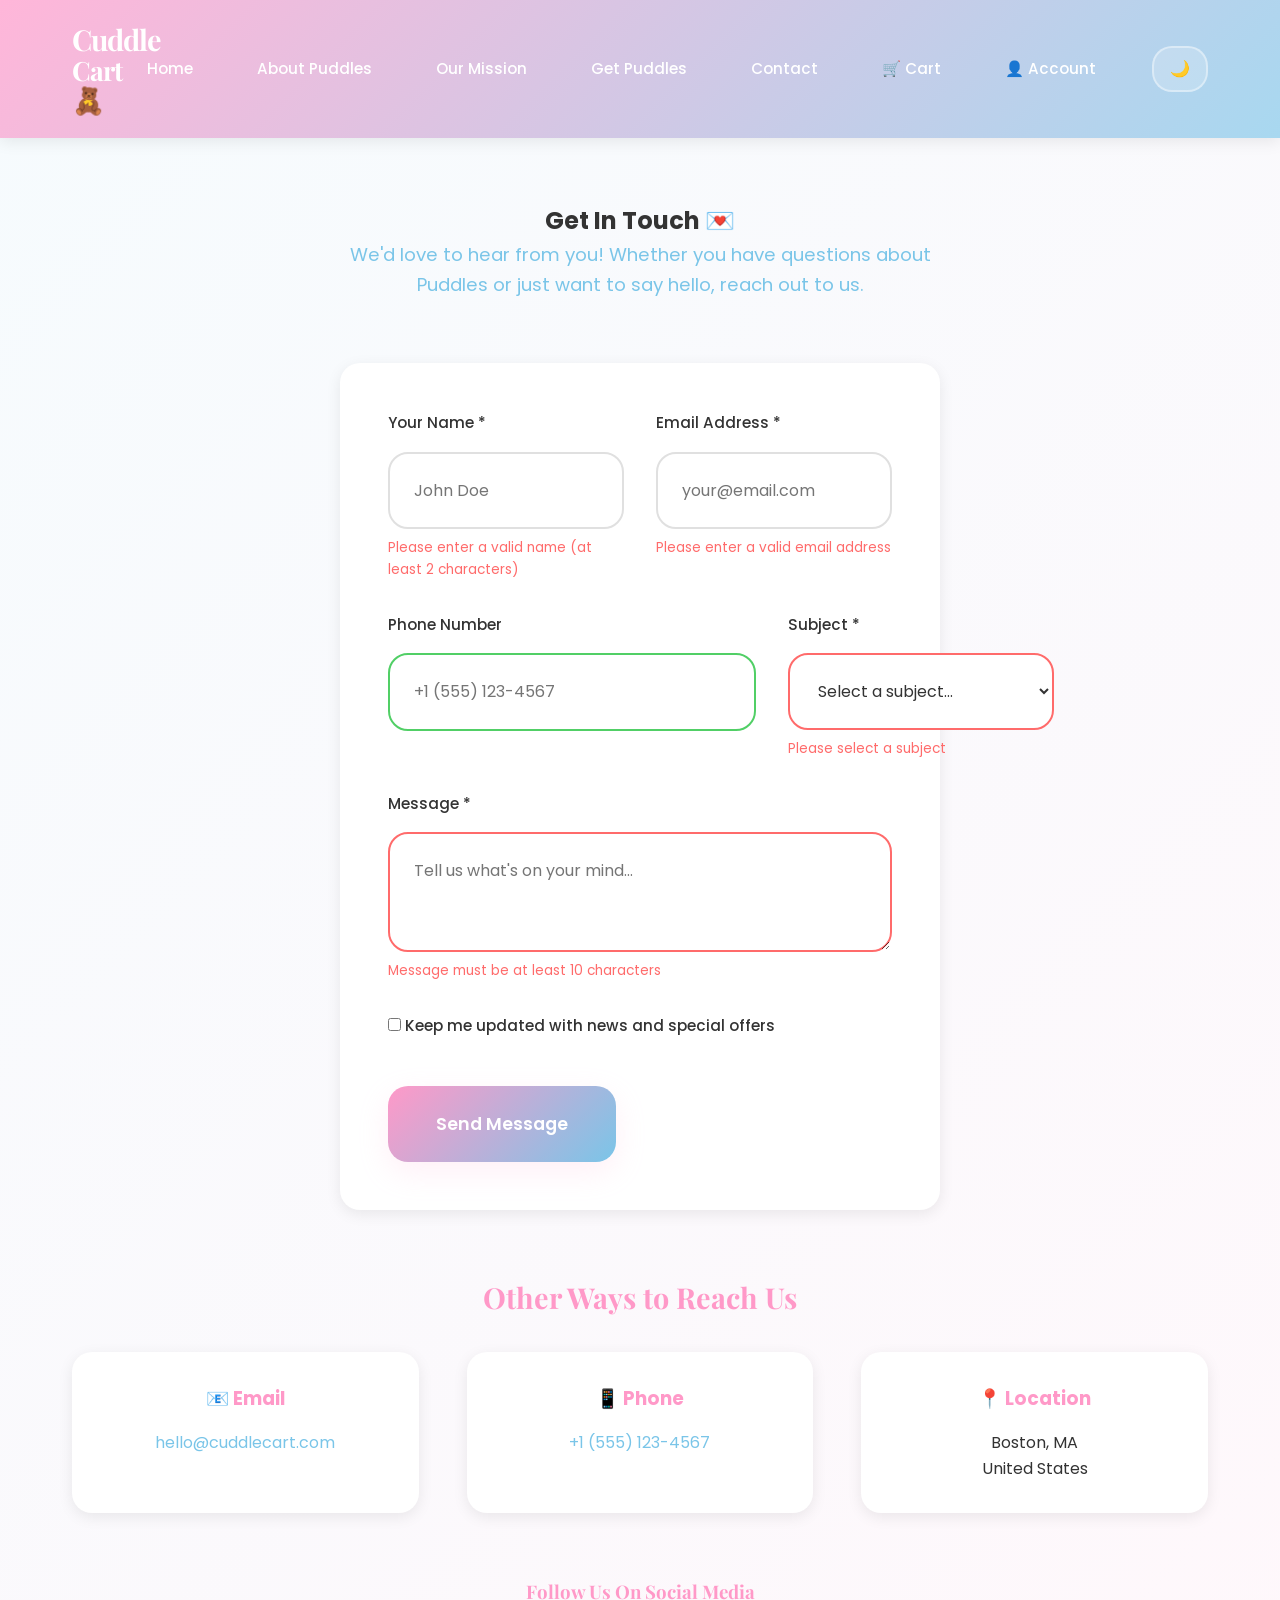
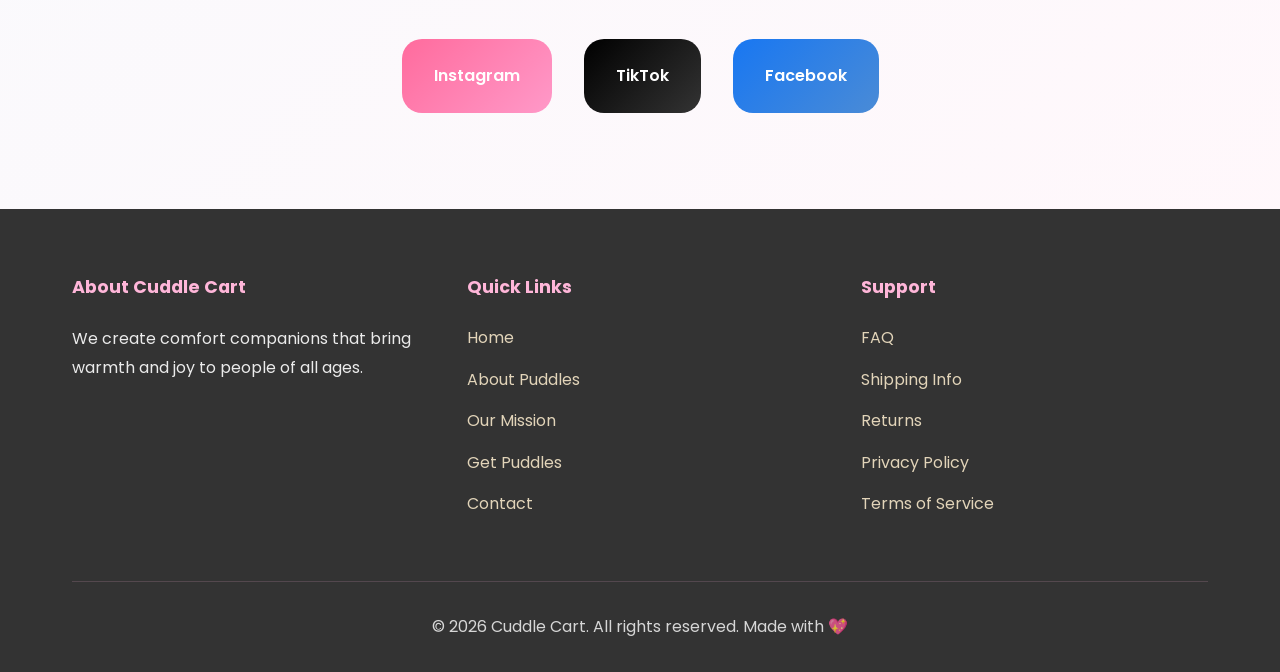
<file: contact.html>
<!DOCTYPE html>
<html lang="en">
<head>
    <meta charset="UTF-8">
    <meta name="viewport" content="width=device-width, initial-scale=1.0">
    <meta name="description" content="Get in touch with Cuddle Cart. We'd love to hear from you about Puddles and how we can help.">
    <meta name="theme-color" content="#FFB6D9">
    <meta property="og:title" content="Contact Us - Cuddle Cart">
    <meta property="og:description" content="Get in touch with Cuddle Cart. We'd love to hear from you about Puddles and how we can help.">
    <meta property="og:type" content="website">
    <meta property="og:url" content="https://cuddlecart.com/contact.html">
    <meta property="og:image" content="https://cuddlecart.com/og-image.png">
    <meta name="twitter:card" content="summary_large_image">
    <meta name="twitter:title" content="Contact Us - Cuddle Cart">
    <meta name="twitter:description" content="Get in touch with Cuddle Cart. We'd love to hear from you about Puddles.">
    <link rel="icon" type="image/svg+xml" href="favicon.svg">
    <link rel="apple-touch-icon" href="favicon.svg">
    <link rel="stylesheet" href="styles.css">
    <title>Contact Us - Cuddle Cart</title>
</head>
<body>
    <!-- Navigation -->
    <nav class="navbar" role="navigation" aria-label="Main Navigation">
        <div class="container">
            <div class="logo">
                <h1><span>Cuddle</span><span>Cart 🧸</span></h1>
            </div>
            <input type="checkbox" id="nav-toggle" class="nav-toggle" aria-label="Toggle Navigation Menu">
            <ul class="nav-links">
                <li><a href="coverpage.html">Home</a></li>
                <li><a href="aboutpuddles.html">About Puddles</a></li>
                <li><a href="ourmission.html">Our Mission</a></li>
                <li><a href="getpuddles.html">Get Puddles</a></li>
                <li><a href="contact.html" aria-current="page">Contact</a></li>
                <li><a href="cart.html">🛒 Cart</a></li>
                <li><a href="account.html">👤 Account</a></li>
            </ul>
            <div class="nav-controls">
                <label for="nav-toggle" class="nav-toggle-label" aria-hidden="true">☰</label>
                <button class="dark-mode-toggle" aria-label="Toggle Dark Mode">🌙</button>
            </div>
        </div>
    </nav>

    <main>
        <!-- Contact Section -->
        <section class="contact-section" id="contact">
            <div class="container">
                <div class="section-header">
                    <h1>Get In Touch 💌</h1>
                    <p>We'd love to hear from you! Whether you have questions about Puddles or just want to say hello, reach out to us.</p>
                </div>

                <form class="contact-form" id="contactForm" novalidate aria-label="Contact Form">
                    <div class="form-row">
                        <div class="form-group">
                            <label for="name">Your Name *</label>
                            <input 
                                type="text" 
                                id="name" 
                                name="name" 
                                required 
                                aria-required="true"
                                minlength="2"
                                placeholder="John Doe">
                            <span class="form-error" role="alert">Please enter a valid name (at least 2 characters)</span>
                        </div>

                        <div class="form-group">
                            <label for="email">Email Address *</label>
                            <input 
                                type="email" 
                                id="email" 
                                name="email" 
                                required 
                                aria-required="true"
                                placeholder="your@email.com">
                            <span class="form-error" role="alert">Please enter a valid email address</span>
                        </div>
                    </div>

                    <div class="form-row">
                        <div class="form-group">
                            <label for="phone">Phone Number</label>
                            <input 
                                type="tel" 
                                id="phone" 
                                name="phone" 
                                placeholder="+1 (555) 123-4567">
                            <span class="form-error" role="alert">Please enter a valid phone number</span>
                        </div>

                        <div class="form-group">
                            <label for="subject">Subject *</label>
                            <select id="subject" name="subject" required aria-required="true">
                                <option value="">Select a subject...</option>
                                <option value="product-inquiry">Product Inquiry</option>
                                <option value="customer-support">Customer Support</option>
                                <option value="partnership">Partnership Opportunity</option>
                                <option value="feedback">Feedback</option>
                                <option value="other">Other</option>
                            </select>
                            <span class="form-error" role="alert">Please select a subject</span>
                        </div>
                    </div>

                    <div class="form-group">
                        <label for="message">Message *</label>
                        <textarea 
                            id="message" 
                            name="message" 
                            required 
                            aria-required="true"
                            minlength="10"
                            placeholder="Tell us what's on your mind..."></textarea>
                        <span class="form-error" role="alert">Message must be at least 10 characters</span>
                    </div>

                    <div class="form-group">
                        <label for="subscribe">
                            <input type="checkbox" id="subscribe" name="subscribe" value="yes">
                            Keep me updated with news and special offers
                        </label>
                    </div>

                    <button type="submit" class="btn btn-primary btn-lg">Send Message</button>
                </form>

                <div class="contact-alt-section">
                    <h2 class="contact-alt-title">Other Ways to Reach Us</h2>
                    
                    <div class="contact-methods-grid">
                        <div class="contact-method-card">
                            <h3 class="contact-method-title">📧 Email</h3>
                            <p><a href="mailto:hello@cuddlecart.com" class="contact-method-link">hello@cuddlecart.com</a></p>
                        </div>

                        <div class="contact-method-card">
                            <h3 class="contact-method-title">📱 Phone</h3>
                            <p><a href="tel:+15551234567" class="contact-method-link">+1 (555) 123-4567</a></p>
                        </div>

                        <div class="contact-method-card">
                            <h3 class="contact-method-title">📍 Location</h3>
                            <p>Boston, MA<br>United States</p>
                        </div>
                    </div>

                    <!-- Social Links -->
                    <div class="social-section social-section-compact">
                        <h3 class="social-section-title">Follow Us On Social Media</h3>
                        <div class="social-links">
                            <a href="https://instagram.com" class="social-btn instagram" target="_blank" rel="noopener noreferrer" aria-label="Follow us on Instagram">Instagram</a>
                            <a href="https://tiktok.com" class="social-btn tiktok" target="_blank" rel="noopener noreferrer" aria-label="Follow us on TikTok">TikTok</a>
                            <a href="https://facebook.com" class="social-btn facebook" target="_blank" rel="noopener noreferrer" aria-label="Follow us on Facebook">Facebook</a>
                        </div>
                    </div>
                </div>
            </div>
        </section>
    </main>

    <!-- Footer -->
    <footer role="contentinfo">
        <div class="container">
            <div class="footer-content">
                <div class="footer-section">
                    <h4>About Cuddle Cart</h4>
                    <p>We create comfort companions that bring warmth and joy to people of all ages.</p>
                </div>
                <div class="footer-section">
                    <h4>Quick Links</h4>
                    <ul>
                        <li><a href="coverpage.html">Home</a></li>
                        <li><a href="aboutpuddles.html">About Puddles</a></li>
                        <li><a href="ourmission.html">Our Mission</a></li>
                        <li><a href="getpuddles.html">Get Puddles</a></li>
                        <li><a href="contact.html">Contact</a></li>
                    </ul>
                </div>
                <div class="footer-section">
                    <h4>Support</h4>
                    <ul>
                        <li><a href="#">FAQ</a></li>
                        <li><a href="#">Shipping Info</a></li>
                        <li><a href="#">Returns</a></li>
                        <li><a href="#">Privacy Policy</a></li>
                        <li><a href="#">Terms of Service</a></li>
                    </ul>
                </div>
            </div>
            <div class="footer-bottom">
                <p>&copy; 2026 Cuddle Cart. All rights reserved. Made with 💖</p>
            </div>
        </div>
    </footer>

    <script src="script.js"></script>
</body>
</html>
</file>
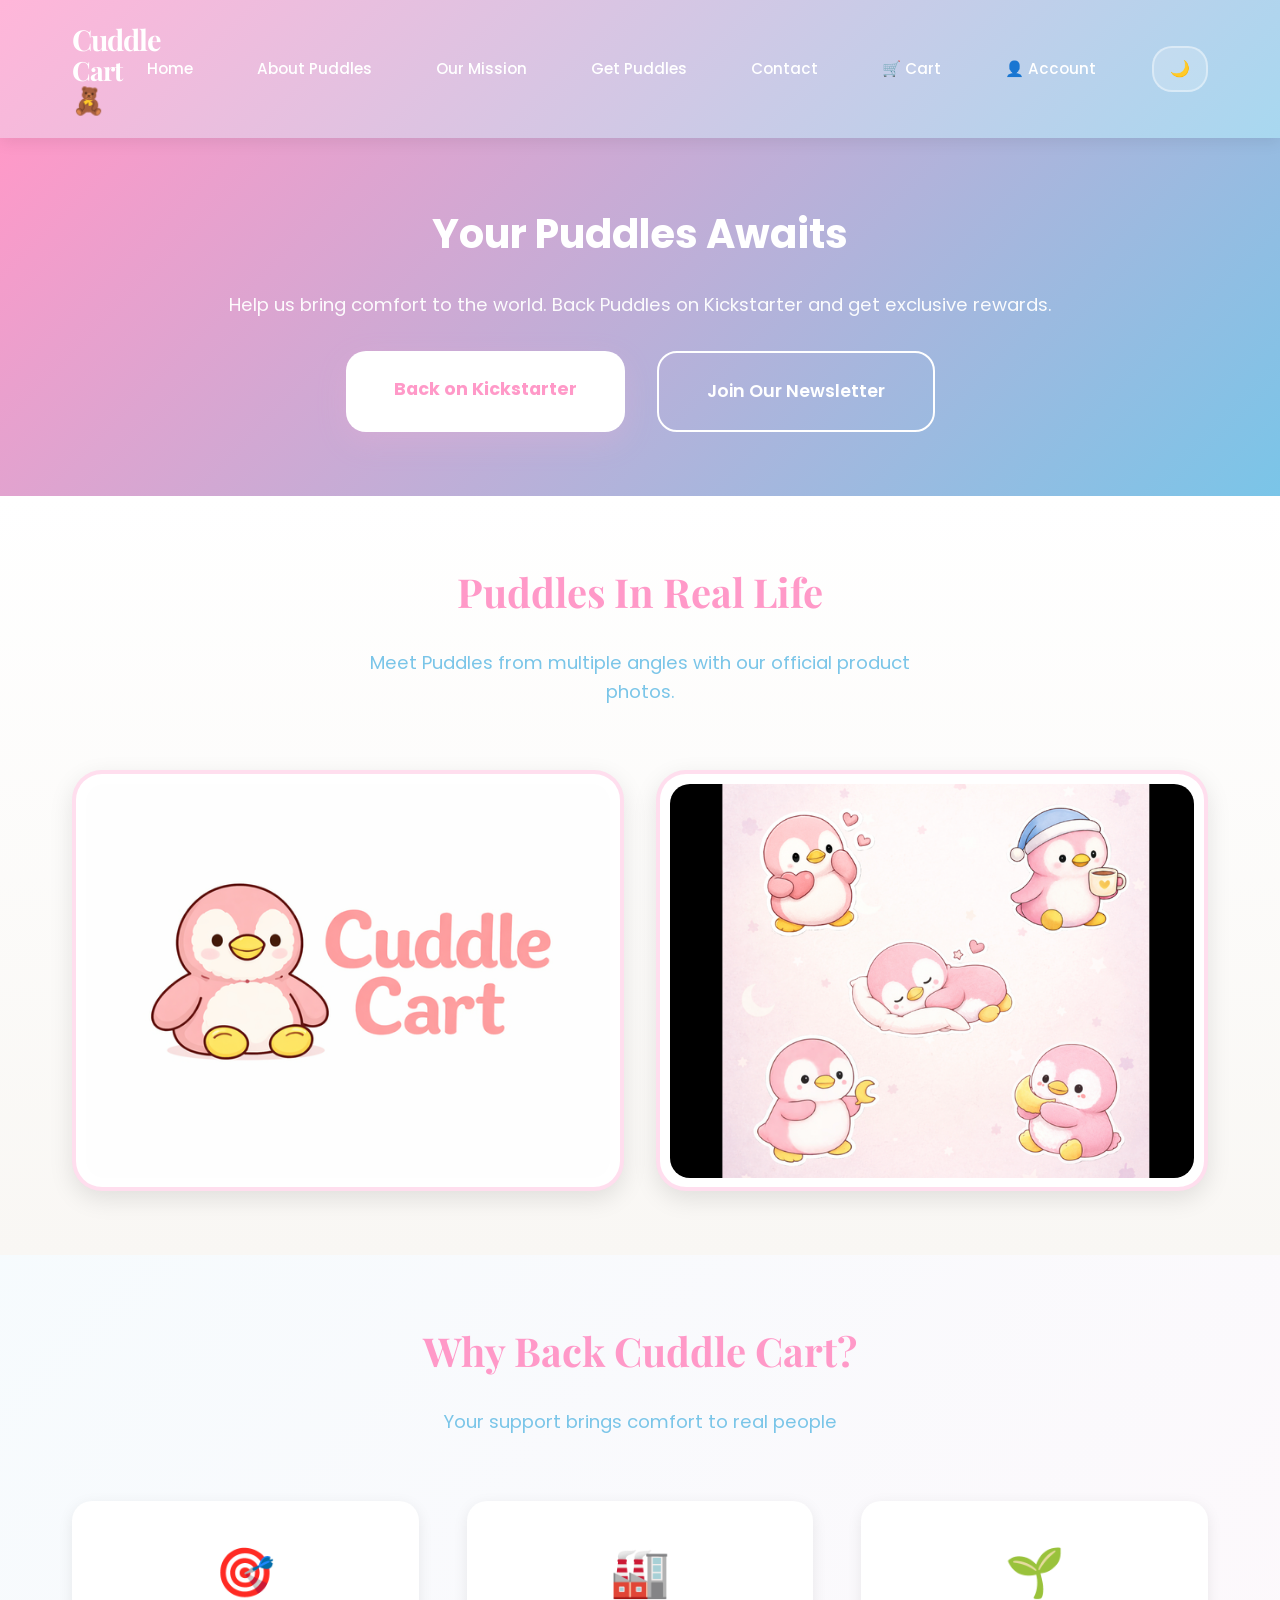
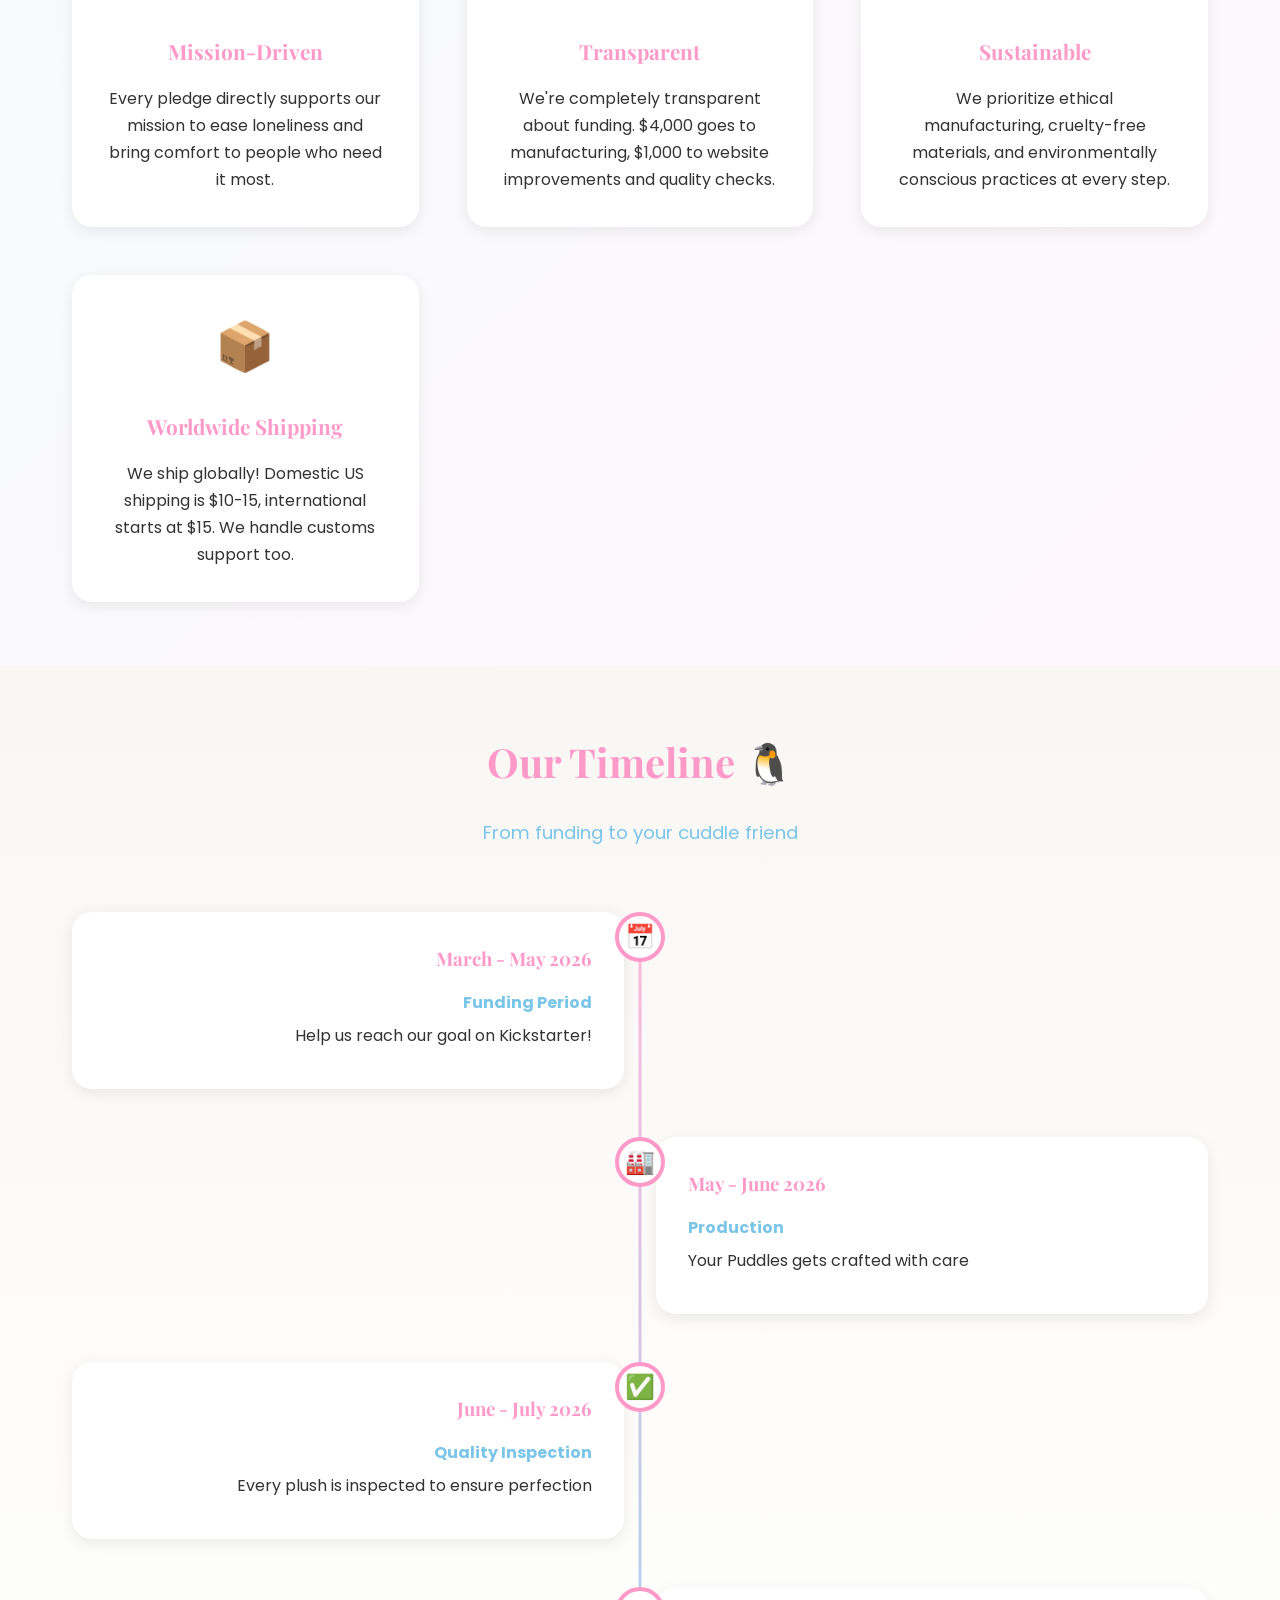
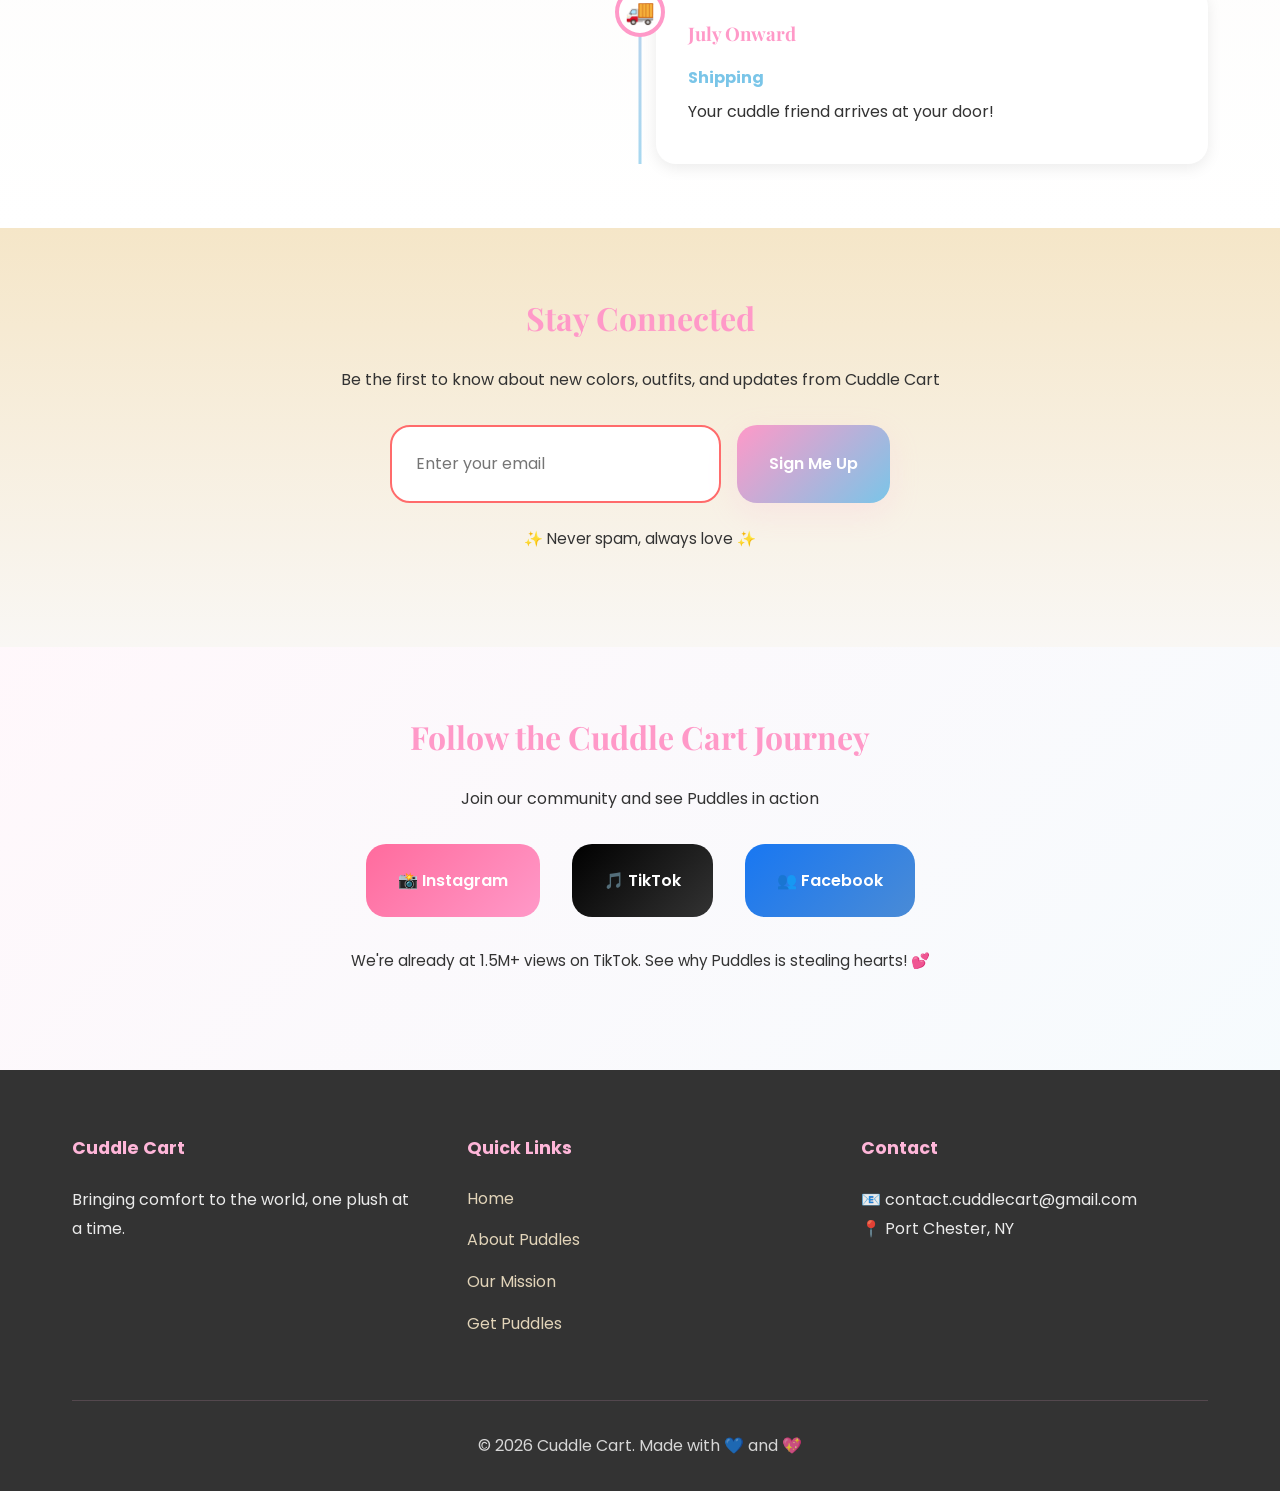
<file: getpuddles.html>
<!DOCTYPE html>
<html lang="en">
<head>
    <meta charset="UTF-8">
    <meta name="viewport" content="width=device-width, initial-scale=1.0">
    <meta name="description" content="Get your own Puddles - a soft comfort companion designed to ease loneliness and bring warmth.">
    <meta name="theme-color" content="#FFB6D9">
    <meta property="og:title" content="Get Puddles - Cuddle Cart">
    <meta property="og:description" content="Get your own Puddles - a soft comfort companion designed to ease loneliness.">
    <meta property="og:type" content="website">
    <meta property="og:url" content="https://cuddlecart.com/getpuddles.html">
    <meta property="og:image" content="https://cuddlecart.com/og-image.png">
    <meta name="twitter:card" content="summary_large_image">
    <meta name="twitter:title" content="Get Puddles">
    <meta name="twitter:description" content="Get your own Puddles comfort companion today.">
    <link rel="icon" type="image/svg+xml" href="favicon.svg">
    <link rel="apple-touch-icon" href="favicon.svg">
    <link rel="stylesheet" href="styles.css">
    <title>Get Puddles - Cuddle Cart</title>
</head>
<body>
    <!-- Navigation -->
    <nav class="navbar" role="navigation" aria-label="Main Navigation">
        <div class="container">
            <div class="logo">
                <h1><span>Cuddle</span><span>Cart 🧸</span></h1>
            </div>
            <input type="checkbox" id="nav-toggle" class="nav-toggle" aria-label="Toggle Navigation Menu">
            <ul class="nav-links">
                <li><a href="coverpage.html">Home</a></li>
                <li><a href="aboutpuddles.html">About Puddles</a></li>
                <li><a href="ourmission.html">Our Mission</a></li>
                <li><a href="getpuddles.html" aria-current="page">Get Puddles</a></li>
                <li><a href="contact.html">Contact</a></li>
                <li><a href="cart.html">🛒 Cart</a></li>
                <li><a href="account.html">👤 Account</a></li>
            </ul>
            <div class="nav-controls">
                <label for="nav-toggle" class="nav-toggle-label" aria-hidden="true">☰</label>
                <button class="dark-mode-toggle" aria-label="Toggle Dark Mode">🌙</button>
            </div>
        </div>
    </nav>

    <!-- Call to Action -->
    <section id="cta" class="cta-section">
        <div class="container">
            <h2>Your Puddles Awaits</h2>
            <p>Help us bring comfort to the world. Back Puddles on Kickstarter and get exclusive rewards.</p>
            
            <div class="cta-buttons">
                <a href="https://www.kickstarter.com/projects/cuddlecart/meet-puddles-the-penguin-youll-never-want-to-let-go" target="_blank" rel="noopener noreferrer" class="btn btn-primary btn-lg">
                    Back on Kickstarter
                </a>
                <a href="#newsletter" class="btn btn-secondary btn-lg">
                    Join Our Newsletter
                </a>
            </div>
        </div>
    </section>

    <section class="photo-showcase">
        <div class="container">
            <div class="section-header">
                <h2>Puddles In Real Life</h2>
                <p>Meet Puddles from multiple angles with our official product photos.</p>
            </div>
            <div class="puddles-gallery">
                <figure class="puddles-photo-frame puddles-photo-frame-wide">
                    <img
                        class="puddles-photo"
                        src="puddles.avif"
                        alt="Puddles plush front view"
                        loading="lazy"
                        decoding="async"
                    >
                </figure>
                <figure class="puddles-photo-frame puddles-photo-frame-wide">
                    <img
                        class="puddles-photo"
                        src="morepuddles.avif"
                        alt="Puddles plush alternate view"
                        loading="lazy"
                        decoding="async"
                    >
                </figure>
            </div>
        </div>
    </section>

    <!-- Why Support Section -->
    <section class="support-section">
        <div class="container">
            <div class="section-header">
                <h2>Why Back Cuddle Cart?</h2>
                <p>Your support brings comfort to real people</p>
            </div>
            
            <div class="cards">
                <div class="card">
                    <div class="card-icon">🎯</div>
                    <h3>Mission-Driven</h3>
                    <p>Every pledge directly supports our mission to ease loneliness and bring comfort to people who need it most.</p>
                </div>
                <div class="card">
                    <div class="card-icon">🏭</div>
                    <h3>Transparent</h3>
                    <p>We're completely transparent about funding. $4,000 goes to manufacturing, $1,000 to website improvements and quality checks.</p>
                </div>
                <div class="card">
                    <div class="card-icon">🌱</div>
                    <h3>Sustainable</h3>
                    <p>We prioritize ethical manufacturing, cruelty-free materials, and environmentally conscious practices at every step.</p>
                </div>
                <div class="card">
                    <div class="card-icon">📦</div>
                    <h3>Worldwide Shipping</h3>
                    <p>We ship globally! Domestic US shipping is $10-15, international starts at $15. We handle customs support too.</p>
                </div>
            </div>
        </div>
    </section>

    <!-- Timeline Section -->
    <section class="timeline-section">
        <div class="container">
            <div class="section-header">
                <h2>Our Timeline 🐧</h2>
                <p>From funding to your cuddle friend</p>
            </div>
            
            <div class="timeline">
                <div class="timeline-item">
                    <div class="timeline-marker">📅</div>
                    <div class="timeline-content">
                        <h3>March - May 2026</h3>
                        <p><strong>Funding Period</strong></p>
                        <p>Help us reach our goal on Kickstarter!</p>
                    </div>
                </div>
                <div class="timeline-item">
                    <div class="timeline-marker">🏭</div>
                    <div class="timeline-content">
                        <h3>May - June 2026</h3>
                        <p><strong>Production</strong></p>
                        <p>Your Puddles gets crafted with care</p>
                    </div>
                </div>
                <div class="timeline-item">
                    <div class="timeline-marker">✅</div>
                    <div class="timeline-content">
                        <h3>June - July 2026</h3>
                        <p><strong>Quality Inspection</strong></p>
                        <p>Every plush is inspected to ensure perfection</p>
                    </div>
                </div>
                <div class="timeline-item">
                    <div class="timeline-marker">🚚</div>
                    <div class="timeline-content">
                        <h3>July Onward</h3>
                        <p><strong>Shipping</strong></p>
                        <p>Your cuddle friend arrives at your door!</p>
                    </div>
                </div>
            </div>
        </div>
    </section>

    <!-- Newsletter Signup -->
    <section id="newsletter" class="newsletter">
        <div class="container">
            <h2>Stay Connected</h2>
            <p>Be the first to know about new colors, outfits, and updates from Cuddle Cart</p>
            
            <form class="newsletter-form" onsubmit="handleSignup(event)">
                <input type="email" placeholder="Enter your email" required>
                <button type="submit" class="btn btn-primary">Sign Me Up</button>
            </form>
            <p class="form-note">✨ Never spam, always love ✨</p>
        </div>
    </section>

    <!-- Social Links -->
    <section class="social-section">
        <div class="container">
            <h2>Follow the Cuddle Cart Journey</h2>
            <p>Join our community and see Puddles in action</p>
            
            <div class="social-links">
                <a href="https://www.instagram.com/cuddle_cart_usa/" target="_blank" rel="noopener noreferrer" class="social-btn instagram">
                    📸 Instagram
                </a>
                <a href="https://www.tiktok.com/@cuddle_cart_usa" target="_blank" rel="noopener noreferrer" class="social-btn tiktok">
                    🎵 TikTok
                </a>
                <a href="https://www.facebook.com/profile.php?id=61578021915673" target="_blank" rel="noopener noreferrer" class="social-btn facebook">
                    👥 Facebook
                </a>
            </div>
            
            <p class="social-note">We're already at 1.5M+ views on TikTok. See why Puddles is stealing hearts! 💕</p>
        </div>
    </section>

    <!-- Footer -->
    <footer class="footer">
        <div class="container">
            <div class="footer-content">
                <div class="footer-section">
                    <h4>Cuddle Cart</h4>
                    <p>Bringing comfort to the world, one plush at a time.</p>
                </div>
                <div class="footer-section">
                    <h4>Quick Links</h4>
                    <ul>
                        <li><a href="coverpage.html">Home</a></li>
                        <li><a href="aboutpuddles.html">About Puddles</a></li>
                        <li><a href="ourmission.html">Our Mission</a></li>
                        <li><a href="getpuddles.html">Get Puddles</a></li>
                    </ul>
                </div>
                <div class="footer-section">
                    <h4>Contact</h4>
                    <p>📧 contact.cuddlecart@gmail.com</p>
                    <p>📍 Port Chester, NY</p>
                </div>
            </div>
            
            <div class="footer-bottom">
                <p>&copy; 2026 Cuddle Cart. Made with 💙 and 💖</p>
            </div>
        </div>
    </footer>

    <script>
        function handleSignup(event) {
            event.preventDefault();
            const email = event.target.querySelector('input[type="email"]').value;
            alert(`Thanks for signing up! We'll send you the warmest updates at ${email} 💌`);
            event.target.reset();
        }
    </script>

    <script src="script.js"></script>
</body>
</html>
</file>
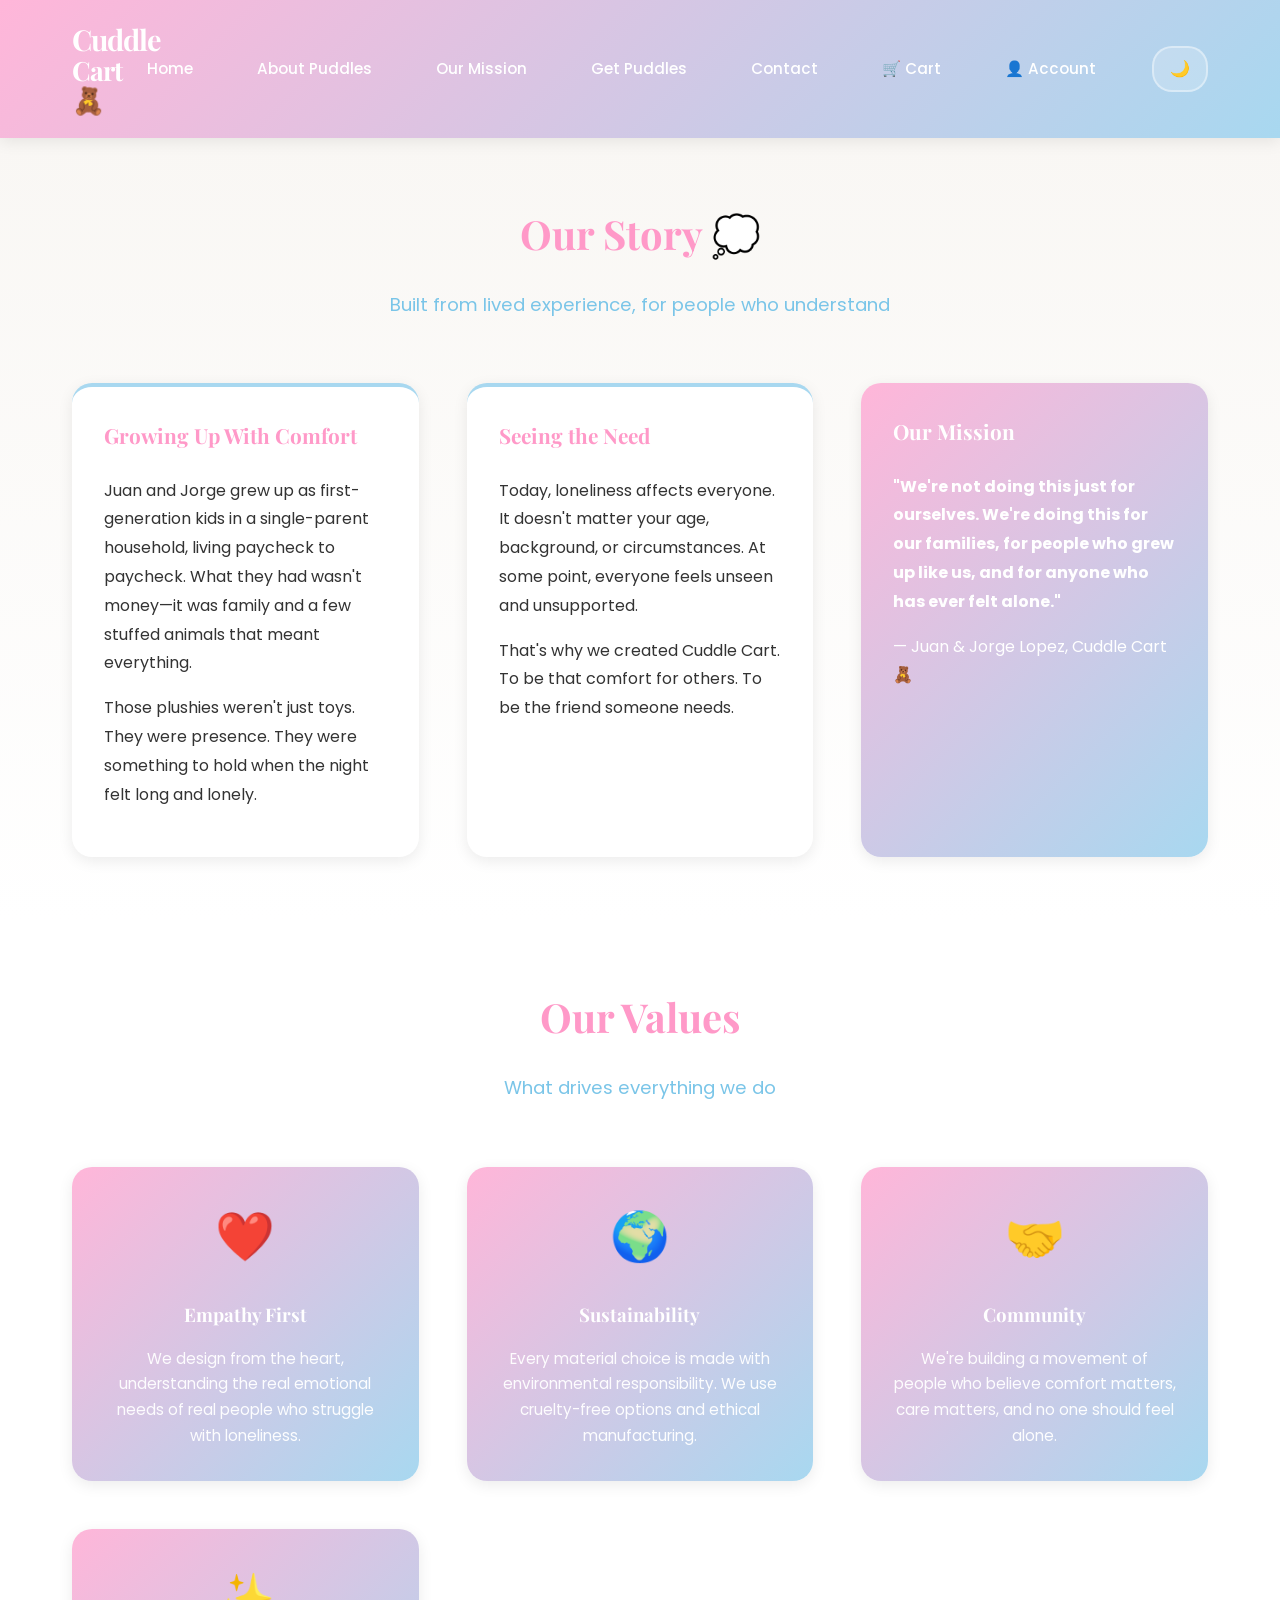
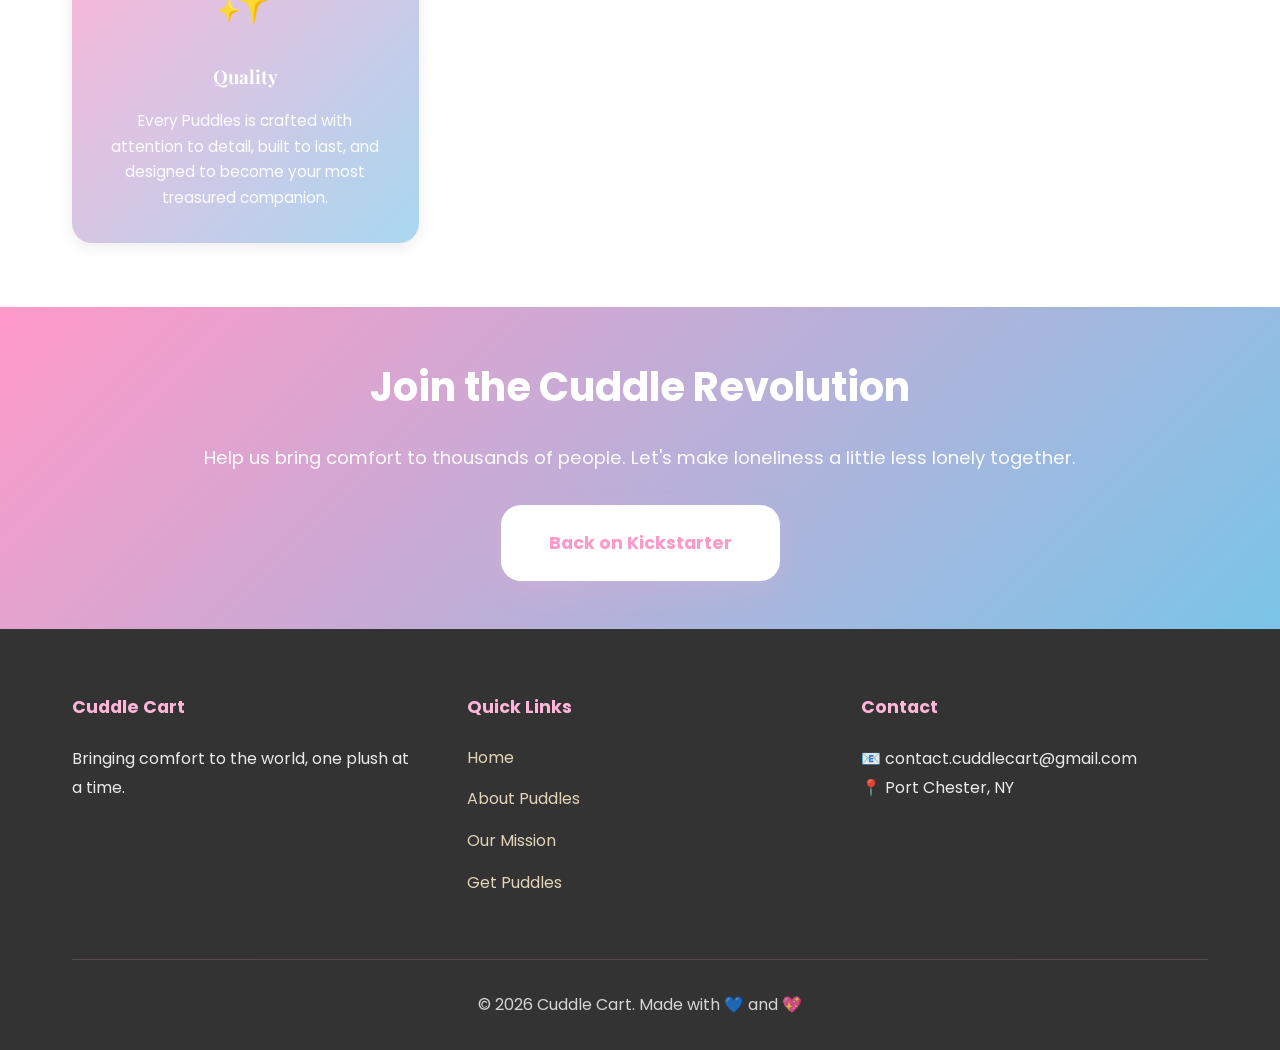
<file: ourmission.html>
<!DOCTYPE html>
<html lang="en">
<head>
    <meta charset="UTF-8">
    <meta name="viewport" content="width=device-width, initial-scale=1.0">
    <meta name="description" content="Discover our mission at Cuddle Cart - creating comfort companions to ease loneliness and bring warmth to everyone.">
    <meta name="theme-color" content="#FFB6D9">
    <meta property="og:title" content="Our Mission - Cuddle Cart">
    <meta property="og:description" content="Discover our mission - creating comfort companions to ease loneliness and bring warmth.">
    <meta property="og:type" content="website">
    <meta property="og:url" content="https://cuddlecart.com/ourmission.html">
    <meta property="og:image" content="https://cuddlecart.com/og-image.png">
    <meta name="twitter:card" content="summary_large_image">
    <meta name="twitter:title" content="Our Mission - Cuddle Cart">
    <meta name="twitter:description" content="Discover our mission and values.">
    <link rel="icon" type="image/svg+xml" href="favicon.svg">
    <link rel="apple-touch-icon" href="favicon.svg">
    <link rel="stylesheet" href="styles.css">
    <title>Our Mission - Cuddle Cart</title>
</head>
<body>
    <!-- Navigation -->
    <nav class="navbar" role="navigation" aria-label="Main Navigation">
        <div class="container">
            <div class="logo">
                <h1><span>Cuddle</span><span>Cart 🧸</span></h1>
            </div>
            <input type="checkbox" id="nav-toggle" class="nav-toggle" aria-label="Toggle Navigation Menu">
            <ul class="nav-links">
                <li><a href="coverpage.html">Home</a></li>
                <li><a href="aboutpuddles.html">About Puddles</a></li>
                <li><a href="ourmission.html" aria-current="page">Our Mission</a></li>
                <li><a href="getpuddles.html">Get Puddles</a></li>
                <li><a href="contact.html">Contact</a></li>
                <li><a href="cart.html">🛒 Cart</a></li>
                <li><a href="account.html">👤 Account</a></li>
            </ul>
            <div class="nav-controls">
                <label for="nav-toggle" class="nav-toggle-label" aria-hidden="true">☰</label>
                <button class="dark-mode-toggle" aria-label="Toggle Dark Mode">🌙</button>
            </div>
        </div>
    </nav>

    <!-- Our Story Section -->
    <section id="mission" class="our-story">
        <div class="container">
            <div class="section-header">
                <h2>Our Story 💭</h2>
                <p>Built from lived experience, for people who understand</p>
            </div>
            
            <div class="story-content">
                <div class="story-block">
                    <h3>Growing Up With Comfort</h3>
                    <p>Juan and Jorge grew up as first-generation kids in a single-parent household, living paycheck to paycheck. What they had wasn't money—it was family and a few stuffed animals that meant everything.</p>
                    <p>Those plushies weren't just toys. They were presence. They were something to hold when the night felt long and lonely.</p>
                </div>
                
                <div class="story-block">
                    <h3>Seeing the Need</h3>
                    <p>Today, loneliness affects everyone. It doesn't matter your age, background, or circumstances. At some point, everyone feels unseen and unsupported.</p>
                    <p>That's why we created Cuddle Cart. To be that comfort for others. To be the friend someone needs.</p>
                </div>
                
                <div class="story-block highlight">
                    <h3>Our Mission</h3>
                    <p><strong>"We're not doing this just for ourselves. We're doing this for our families, for people who grew up like us, and for anyone who has ever felt alone."</strong></p>
                    <p>— Juan & Jorge Lopez, Cuddle Cart 🧸</p>
                </div>
            </div>
        </div>
    </section>

    <!-- Values Section -->
    <section class="values-section">
        <div class="container">
            <div class="section-header">
                <h2>Our Values</h2>
                <p>What drives everything we do</p>
            </div>
            
            <div class="values-grid">
                <div class="value-card">
                    <div class="value-icon">❤️</div>
                    <h3>Empathy First</h3>
                    <p>We design from the heart, understanding the real emotional needs of real people who struggle with loneliness.</p>
                </div>
                <div class="value-card">
                    <div class="value-icon">🌍</div>
                    <h3>Sustainability</h3>
                    <p>Every material choice is made with environmental responsibility. We use cruelty-free options and ethical manufacturing.</p>
                </div>
                <div class="value-card">
                    <div class="value-icon">🤝</div>
                    <h3>Community</h3>
                    <p>We're building a movement of people who believe comfort matters, care matters, and no one should feel alone.</p>
                </div>
                <div class="value-card">
                    <div class="value-icon">✨</div>
                    <h3>Quality</h3>
                    <p>Every Puddles is crafted with attention to detail, built to last, and designed to become your most treasured companion.</p>
                </div>
            </div>
        </div>
    </section>

    <!-- Call to Action -->
    <section class="cta-section cta-minimal">
        <div class="container">
            <h2>Join the Cuddle Revolution</h2>
            <p>Help us bring comfort to thousands of people. Let's make loneliness a little less lonely together.</p>
            
            <div class="cta-buttons">
                <a href="getpuddles.html" class="btn btn-primary btn-lg">
                    Back on Kickstarter
                </a>
            </div>
        </div>
    </section>

    <!-- Footer -->
    <footer class="footer">
        <div class="container">
            <div class="footer-content">
                <div class="footer-section">
                    <h4>Cuddle Cart</h4>
                    <p>Bringing comfort to the world, one plush at a time.</p>
                </div>
                <div class="footer-section">
                    <h4>Quick Links</h4>
                    <ul>
                        <li><a href="coverpage.html">Home</a></li>
                        <li><a href="aboutpuddles.html">About Puddles</a></li>
                        <li><a href="ourmission.html">Our Mission</a></li>
                        <li><a href="getpuddles.html">Get Puddles</a></li>
                    </ul>
                </div>
                <div class="footer-section">
                    <h4>Contact</h4>
                    <p>📧 contact.cuddlecart@gmail.com</p>
                    <p>📍 Port Chester, NY</p>
                </div>
            </div>
            
            <div class="footer-bottom">
                <p>&copy; 2026 Cuddle Cart. Made with 💙 and 💖</p>
            </div>
        </div>
    </footer>

    <script>
        function handleSignup(event) {
            event.preventDefault();
            const email = event.target.querySelector('input[type="email"]').value;
            alert(`Thanks for signing up! We'll send you the warmest updates at ${email} 💌`);
            event.target.reset();
        }
    </script>

    <script src="script.js"></script>
</body>
</html>
</file>
<file: styles.css>
/* ===================================
   GOOGLE FONTS IMPORT
   =================================== */
@import url('https://fonts.googleapis.com/css2?family=Poppins:wght@400;500;600;700;800&family=Playfair+Display:wght@600;700;800&display=swap');

/* ===================================
   GLOBAL STYLES & VARIABLES
   =================================== */

:root {
    /* Brand Colors - Soft Pastels */
    --color-pink: #FFB6D9;
    --color-blue: #A8D8F0;
    --color-gold: #F5E6C8;
    --color-dark-pink: #FF99C8;
    --color-dark-blue: #7AC5E8;
    
    /* Neutrals */
    --color-white: #FFFFFF;
    --color-light-gray: #F9F7F4;
    --color-dark: #4A4A4A;
    --color-text: #333333;
    
    /* Dark Mode Colors */
    --dm-bg: #1a1a1a;
    --dm-bg-secondary: #2d2d2d;
    --dm-text: #e0e0e0;
    --dm-text-secondary: #b0b0b0;
    
    /* Fonts */
    --font-primary: 'Poppins', sans-serif;
    --font-display: 'Playfair Display', serif;
    
    /* Spacing */
    --space-xs: 0.5rem;
    --space-sm: 1rem;
    --space-md: 1.5rem;
    --space-lg: 2rem;
    --space-xl: 3rem;
    --space-xxl: 4rem;
    
    /* Border Radius - Soft & Round */
    --radius-sm: 12px;
    --radius-md: 20px;
    --radius-lg: 30px;
    
    /* Shadow - Soft & Gentle */
    --shadow-soft: 0 4px 15px rgba(0, 0, 0, 0.08);
    --shadow-medium: 0 8px 25px rgba(0, 0, 0, 0.1);
    --shadow-warm: 0 10px 30px rgba(255, 182, 217, 0.2);
}

/* Dark Mode */
body.dark-mode {
    --color-white: var(--dm-bg);
    --color-text: var(--dm-text);
    --color-light-gray: var(--dm-bg-secondary);
    --color-dark: #e0e0e0;
}

/* ===================================
   ANIMATIONS
   =================================== */

@keyframes fadeIn {
    from {
        opacity: 0;
    }
    to {
        opacity: 1;
    }
}

@keyframes slideInUp {
    from {
        opacity: 0;
        transform: translateY(20px);
    }
    to {
        opacity: 1;
        transform: translateY(0);
    }
}

@keyframes slideInDown {
    from {
        opacity: 0;
        transform: translateY(-20px);
    }
    to {
        opacity: 1;
        transform: translateY(0);
    }
}

@keyframes slideInLeft {
    from {
        opacity: 0;
        transform: translateX(-20px);
    }
    to {
        opacity: 1;
        transform: translateX(0);
    }
}

@keyframes slideInRight {
    from {
        opacity: 0;
        transform: translateX(20px);
    }
    to {
        opacity: 1;
        transform: translateX(0);
    }
}

@keyframes float {
    0%, 100% {
        transform: translateY(0px);
    }
    50% {
        transform: translateY(-10px);
    }
}

@keyframes pulse {
    0%, 100% {
        opacity: 1;
    }
    50% {
        opacity: 0.7;
    }
}

@keyframes bounce {
    0%, 100% {
        transform: translateY(0);
    }
    50% {
        transform: translateY(-5px);
    }
}

* {
    margin: 0;
    padding: 0;
    box-sizing: border-box;
}

html {
    scroll-behavior: smooth;
}

body {
    font-family: var(--font-primary);
    color: var(--color-text);
    background-color: var(--color-white);
    line-height: 1.6;
    overflow-x: hidden;
    transition: background-color 0.3s ease, color 0.3s ease;
}

img,
svg,
video,
canvas,
iframe {
    max-width: 100%;
    height: auto;
}

iframe {
    width: 100%;
    border: 0;
}

button,
input,
select,
textarea {
    font: inherit;
    max-width: 100%;
}

.is-hidden {
    display: none;
}

/* Focus visible for accessibility */
*:focus-visible {
    outline: 2px solid var(--color-dark-pink);
    outline-offset: 2px;
}

/* Reduced motion support */
@media (prefers-reduced-motion: reduce) {
    * {
        animation-duration: 0.01ms !important;
        animation-iteration-count: 1 !important;
        transition-duration: 0.01ms !important;
    }
}

.container {
    max-width: 1200px;
    margin: 0 auto;
    padding: 0 var(--space-lg);
}

/* ===================================
   NAVIGATION
   =================================== */

.navbar {
    background: linear-gradient(135deg, var(--color-pink) 0%, var(--color-blue) 100%);
    padding: var(--space-md) 0;
    position: sticky;
    top: 0;
    z-index: 100;
    box-shadow: var(--shadow-soft);
    animation: slideInDown 0.5s ease;
}

.navbar .container {
    display: flex;
    justify-content: space-between;
    align-items: center;
    gap: var(--space-md);
}

.logo {
    flex: 1 1 auto;
    min-width: 0;
}

.logo h1 {
    font-size: clamp(1.15rem, 3vw, 1.8rem);
    color: var(--color-white);
    font-family: var(--font-display);
    font-weight: 700;
    letter-spacing: -1px;
    line-height: 1.1;
    display: flex;
    flex-direction: column;
    white-space: normal;
}

.logo h1 span {
    display: block;
}

.logo h1 span:last-child {
    font-size: 0.92em;
}

.nav-links {
    display: flex;
    list-style: none;
    gap: var(--space-lg);
    margin-left: auto;
    flex-shrink: 0;
}

.nav-controls {
    display: flex;
    align-items: center;
    gap: var(--space-sm);
    flex-shrink: 0;
    margin-left: var(--space-sm);
}

.nav-links a {
    color: var(--color-white);
    text-decoration: none;
    font-weight: 500;
    font-size: 0.95rem;
    transition: opacity 0.3s ease, transform 0.3s ease;
    padding: var(--space-xs) var(--space-sm);
}

.nav-links a:hover {
    opacity: 0.85;
    transform: translateY(-2px);
}

/* Dark Mode Toggle Button */
.dark-mode-toggle {
    background: rgba(255, 255, 255, 0.2);
    border: 2px solid rgba(255, 255, 255, 0.4);
    color: var(--color-white);
    padding: var(--space-xs) var(--space-sm);
    border-radius: var(--radius-md);
    cursor: pointer;
    font-size: 1rem;
    transition: all 0.3s ease;
    font-weight: 600;
    text-align: center;
    min-width: 40px;
    flex-shrink: 0;
}

.dark-mode-toggle:hover {
    background: rgba(255, 255, 255, 0.3);
    border-color: rgba(255, 255, 255, 0.6);
}

.dark-mode-toggle:focus-visible {
    outline: 2px solid var(--color-white);
    outline-offset: 2px;
}

@media (max-width: 1100px) {
    .nav-links {
        gap: var(--space-md);
    }
    
    .nav-links a {
        font-size: 0.85rem;
    }
}

/* Mobile Navigation */
.nav-toggle {
    display: none;
}

.nav-toggle-label {
    display: none;
    color: var(--color-white);
    font-size: 1.5rem;
    cursor: pointer;
    align-items: center;
    justify-content: center;
    width: 40px;
    height: 40px;
    border-radius: var(--radius-sm);
    transition: background 0.3s ease;
}

.nav-toggle-label:hover {
    background: rgba(255, 255, 255, 0.1);
}

@media (max-width: 1100px) {
    .navbar {
        padding: var(--space-sm) 0;
    }

    .navbar .container {
        gap: var(--space-sm);
    }

    .logo h1 {
        font-size: clamp(0.95rem, 3.2vw, 1.25rem);
        letter-spacing: -0.03em;
    }

    .nav-toggle-label {
        display: inline-flex;
    }

    .nav-controls {
        margin-left: auto;
        gap: 0.4rem;
    }
    
    .nav-links {
        position: absolute;
        top: 100%;
        left: 0;
        right: 0;
        background: linear-gradient(135deg, var(--color-pink) 0%, var(--color-blue) 100%);
        flex-direction: column;
        padding: var(--space-md);
        box-shadow: var(--shadow-medium);
        transform: translateY(-100%);
        opacity: 0;
        visibility: hidden;
        transition: all 0.3s ease;
        gap: var(--space-sm);
        margin-left: 0;
    }

    .dark-mode-toggle,
    .nav-toggle-label {
        width: 38px;
        height: 38px;
        min-width: 38px;
        padding: 0;
    }
    
    .nav-toggle:checked ~ .nav-links {
        transform: translateY(0);
        opacity: 1;
        visibility: visible;
    }
    
    .navbar .container {
        position: relative;
    }
}

/* ===================================
   HERO SECTION
   =================================== */

.hero {
    background: linear-gradient(135deg, rgba(255, 182, 217, 0.15) 0%, rgba(168, 216, 240, 0.15) 100%);
    padding: var(--space-xxl) 0;
    display: flex;
    align-items: center;
    justify-content: center;
    min-height: 600px;
}

.hero .container {
    display: grid;
    grid-template-columns: 1fr 1fr;
    gap: var(--space-xxl);
    align-items: center;
    width: 100%;
}

.hero-content {
    text-align: left;
}

.hero-title {
    font-size: 4rem;
    font-family: var(--font-display);
    color: var(--color-dark-pink);
    margin-bottom: var(--space-sm);
    font-weight: 800;
    letter-spacing: -2px;
    animation: slideInLeft 0.6s ease;
}

.hero-subtitle {
    font-size: 1.5rem;
    color: var(--color-dark-blue);
    margin-bottom: var(--space-md);
    font-weight: 600;
}

.hero-description {
    font-size: 1.1rem;
    color: var(--color-text);
    margin-bottom: var(--space-lg);
    line-height: 1.8;
    max-width: 90%;
}

/* ===================================
   BUTTONS
   =================================== */

.btn {
    display: inline-block;
    padding: var(--space-md) var(--space-lg);
    border: none;
    border-radius: var(--radius-md);
    font-size: 1rem;
    font-weight: 600;
    cursor: pointer;
    text-decoration: none;
    transition: all 0.3s ease;
    font-family: var(--font-primary);
    text-align: center;
    max-width: 100%;
    white-space: normal;
}

.btn-primary {
    background: linear-gradient(135deg, var(--color-dark-pink) 0%, var(--color-dark-blue) 100%);
    color: var(--color-white);
    box-shadow: var(--shadow-warm);
    transition: all 0.3s ease;
}

.btn-primary:hover {
    transform: translateY(-3px);
    box-shadow: 0 12px 35px rgba(255, 182, 217, 0.35);
}

.btn-primary:active {
    transform: translateY(-1px);
}

.btn-secondary {
    background: var(--color-gold);
    color: var(--color-text);
    border: 2px solid var(--color-dark-pink);
}

.btn-secondary:hover {
    background: var(--color-dark-pink);
    color: var(--color-white);
    transform: translateY(-3px);
}

.btn-lg {
    padding: var(--space-md) var(--space-xl);
    font-size: 1.1rem;
}

.btn-block {
    width: 100%;
}

.mt-md {
    margin-top: var(--space-md);
}

.mt-lg {
    margin-top: var(--space-lg);
}

.text-center {
    text-align: center;
}

/* ===================================
   PUDDLES ILLUSTRATION (CSS Art)
   =================================== */

.puddles-shape {
    position: relative;
    width: 200px;
    height: 250px;
}

/* Large Puddles for showcase */
.puddles-showcase {
    display: flex;
    justify-content: center;
    padding: var(--space-xl);
    background: linear-gradient(135deg, var(--color-pink) 0%, var(--color-blue) 100%);
    border-radius: var(--radius-lg);
    box-shadow: var(--shadow-medium);
}

.puddles-large {
    position: relative;
    width: 280px;
    height: 320px;
}

/* Main body */
.puddles-body,
.puddles-body-large {
    position: absolute;
    background: linear-gradient(135deg, #FFD4E5 0%, #FFB6D9 100%);
    border-radius: 50% 50% 45% 45%;
    box-shadow: inset -10px 10px 20px rgba(0, 0, 0, 0.1);
}

.puddles-body {
    width: 140px;
    height: 160px;
    bottom: 0;
    left: 30px;
}

.puddles-body-large {
    width: 180px;
    height: 210px;
    bottom: 0;
    left: 50px;
}

/* Head */
.puddles-head,
.puddles-head-large {
    position: absolute;
    background: linear-gradient(135deg, #FFD4E5 0%, #FFB6D9 100%);
    border-radius: 50%;
    box-shadow: inset -8px 8px 15px rgba(0, 0, 0, 0.1);
}

.puddles-head {
    width: 120px;
    height: 130px;
    top: 20px;
    left: 40px;
}

.puddles-head-large {
    width: 160px;
    height: 170px;
    top: 25px;
    left: 60px;
}

/* Eyes - Big & Gentle */
.puddles-eye-left,
.puddles-eye-right,
.puddles-eye-left-large,
.puddles-eye-right-large {
    position: absolute;
    background: #000;
    border-radius: 50%;
    box-shadow: 0 3px 8px rgba(0, 0, 0, 0.2);
}

.puddles-eye-left,
.puddles-eye-left-large {
    top: 45px;
    left: 60px;
}

.puddles-eye-right,
.puddles-eye-right-large {
    top: 45px;
    right: 60px;
}

.puddles-eye-left,
.puddles-eye-right {
    width: 16px;
    height: 18px;
}

.puddles-eye-left-large,
.puddles-eye-right-large {
    width: 24px;
    height: 28px;
}

/* Belly spot */
.puddles-belly,
.puddles-belly-large {
    position: absolute;
    background: rgba(255, 255, 255, 0.6);
    border-radius: 50%;
    bottom: 30px;
    left: 50%;
    transform: translateX(-50%);
}

.puddles-belly {
    width: 70px;
    height: 80px;
}

.puddles-belly-large {
    width: 100px;
    height: 120px;
}

/* Feet */
.puddles-feet {
    position: absolute;
    bottom: 15px;
    left: 50%;
    transform: translateX(-50%);
    display: flex;
    gap: 20px;
}

.puddles-feet::before,
.puddles-feet::after {
    content: '';
    width: 35px;
    height: 40px;
    background: linear-gradient(135deg, #FFB6D9 0%, #FF99C8 100%);
    border-radius: 50% 50% 40% 40%;
}

/* ===================================
   SECTION HEADERS
   =================================== */

.section-header {
    text-align: center;
    margin-bottom: var(--space-xxl);
}

.section-header h2 {
    font-size: 2.5rem;
    color: var(--color-dark-pink);
    margin-bottom: var(--space-md);
    font-family: var(--font-display);
    font-weight: 700;
}

.section-header p {
    font-size: 1.15rem;
    color: var(--color-dark-blue);
    max-width: 600px;
    margin: 0 auto;
}

/* ===================================
   PROBLEM & SOLUTION SECTION
   =================================== */

.problem-solution {
    padding: var(--space-xxl) 0;
    background: linear-gradient(180deg, var(--color-light-gray) 0%, var(--color-white) 100%);
}

.cards {
    display: grid;
    grid-template-columns: repeat(auto-fit, minmax(280px, 1fr));
    gap: var(--space-xl);
    margin-top: var(--space-xl);
}

.card {
    background: var(--color-white);
    padding: var(--space-lg);
    border-radius: var(--radius-md);
    box-shadow: var(--shadow-soft);
    transition: all 0.3s ease;
    border: 2px solid transparent;
    text-align: center;
    animation: slideInUp 0.5s ease;
}

.card:hover {
    transform: translateY(-8px);
    border-color: var(--color-pink);
    box-shadow: var(--shadow-warm);
}

.card-icon {
    font-size: 3rem;
    margin-bottom: var(--space-md);
}

.card h3 {
    font-size: 1.3rem;
    color: var(--color-dark-pink);
    margin-bottom: var(--space-sm);
    font-family: var(--font-display);
}

.card p {
    color: var(--color-text);
    line-height: 1.7;
}

/* ===================================
   ABOUT PUDDLES SECTION
   =================================== */

.about-puddles {
    padding: var(--space-xxl) 0;
    background: linear-gradient(135deg, rgba(168, 216, 240, 0.1) 0%, rgba(255, 182, 217, 0.1) 100%);
}

.about-content {
    display: grid;
    grid-template-columns: 1fr 1fr;
    gap: var(--space-xxl);
    align-items: center;
}

.about-text h3 {
    font-size: 2rem;
    color: var(--color-dark-pink);
    margin-bottom: var(--space-md);
    font-family: var(--font-display);
}

.about-text > p {
    font-size: 1.1rem;
    color: var(--color-text);
    margin-bottom: var(--space-lg);
    line-height: 1.8;
}

.features {
    display: flex;
    flex-direction: column;
    gap: var(--space-lg);
    margin-top: var(--space-lg);
}

.feature-item {
    display: flex;
    gap: var(--space-md);
    padding: var(--space-md);
    background: var(--color-white);
    border-radius: var(--radius-md);
    border-left: 4px solid var(--color-dark-pink);
    transition: all 0.3s ease;
    animation: slideInLeft 0.5s ease;
}

.feature-item:hover {
    box-shadow: var(--shadow-soft);
    transform: translateX(5px);
}

.feature-icon {
    font-size: 2rem;
    flex-shrink: 0;
}

.feature-item h4 {
    color: var(--color-dark-pink);
    margin-bottom: var(--space-xs);
    font-family: var(--font-display);
}

.feature-item p {
    color: var(--color-text);
    font-size: 0.95rem;
}

/* ===================================
   OUR STORY SECTION
   =================================== */

.our-story {
    padding: var(--space-xxl) 0;
    background: linear-gradient(180deg, var(--color-light-gray) 0%, var(--color-white) 100%);
}

.story-content {
    display: grid;
    grid-template-columns: repeat(auto-fit, minmax(300px, 1fr));
    gap: var(--space-xl);
    margin-top: var(--space-xl);
}

.story-block {
    background: var(--color-white);
    padding: var(--space-lg);
    border-radius: var(--radius-md);
    box-shadow: var(--shadow-soft);
    border-top: 4px solid var(--color-blue);
    transition: all 0.3s ease;
}

.story-block:hover {
    box-shadow: var(--shadow-medium);
    transform: translateY(-5px);
}

.story-block h3 {
    color: var(--color-dark-pink);
    margin-bottom: var(--space-md);
    font-size: 1.3rem;
    font-family: var(--font-display);
}

.story-block p {
    color: var(--color-text);
    line-height: 1.8;
    margin-bottom: var(--space-sm);
}

.story-block.highlight {
    background: linear-gradient(135deg, var(--color-pink) 0%, var(--color-blue) 100%);
    color: var(--color-white);
    border-top: none;
}

.story-block.highlight h3 {
    color: var(--color-white);
}

.story-block.highlight p {
    color: var(--color-white);
}

/* ===================================
   CALL TO ACTION SECTION
   =================================== */

.cta-section {
    background: linear-gradient(135deg, var(--color-dark-pink) 0%, var(--color-dark-blue) 100%);
    color: var(--color-white);
    padding: var(--space-xxl) 0;
    text-align: center;
}

.cta-section h2 {
    font-size: 2.5rem;
    margin-bottom: var(--space-md);
}

.cta-section p {
    font-size: 1.15rem;
    margin-bottom: var(--space-lg);
    opacity: 0.95;
}

.cta-buttons {
    display: flex;
    gap: var(--space-lg);
    justify-content: center;
    flex-wrap: wrap;
}

.cta-buttons .btn-primary {
    background: var(--color-white);
    color: var(--color-dark-pink);
    font-weight: 700;
}

.cta-buttons .btn-primary:hover {
    background: var(--color-gold);
    color: var(--color-text);
}

.cta-buttons .btn-secondary {
    background: transparent;
    color: var(--color-white);
    border-color: var(--color-white);
}

.cta-buttons .btn-secondary:hover {
    background: var(--color-white);
    color: var(--color-dark-pink);
}

/* ===================================
   NEWSLETTER SECTION
   =================================== */

.newsletter {
    background: linear-gradient(180deg, var(--color-gold) 0%, var(--color-light-gray) 100%);
    padding: var(--space-xxl) 0;
}

.newsletter h2 {
    color: var(--color-dark-pink);
    text-align: center;
    font-size: 2rem;
    margin-bottom: var(--space-md);
    font-family: var(--font-display);
}

.newsletter > .container > p {
    text-align: center;
    color: var(--color-text);
    margin-bottom: var(--space-lg);
}

.newsletter-form {
    display: flex;
    gap: var(--space-sm);
    max-width: 500px;
    margin: 0 auto var(--space-md);
    flex-wrap: wrap;
    justify-content: center;
}

.newsletter-form input {
    flex: 1;
    min-width: 250px;
    padding: var(--space-md);
    border: 2px solid var(--color-dark-pink);
    border-radius: var(--radius-md);
    font-family: var(--font-primary);
    font-size: 1rem;
}

.newsletter-form input:focus {
    outline: none;
    border-color: var(--color-dark-blue);
    box-shadow: 0 0 0 3px rgba(168, 216, 240, 0.2);
}

.newsletter-form button {
    flex: 0 1 auto;
    min-width: 150px;
}

.form-note {
    text-align: center;
    color: var(--color-dark-blue);
    font-size: 0.95rem;
}

/* ===================================
   SOCIAL SECTION
   =================================== */

.social-section {
    padding: var(--space-xxl) 0;
    background: linear-gradient(135deg, rgba(255, 182, 217, 0.1) 0%, rgba(168, 216, 240, 0.1) 100%);
    text-align: center;
}

.social-section h2 {
    color: var(--color-dark-pink);
    font-size: 2rem;
    margin-bottom: var(--space-md);
    font-family: var(--font-display);
}

.social-section > .container > p {
    color: var(--color-text);
    margin-bottom: var(--space-lg);
}

.social-links {
    display: flex;
    gap: var(--space-lg);
    justify-content: center;
    flex-wrap: wrap;
    margin-bottom: var(--space-lg);
}

.social-btn {
    display: inline-flex;
    align-items: center;
    gap: var(--space-sm);
    padding: var(--space-md) var(--space-lg);
    border-radius: var(--radius-md);
    text-decoration: none;
    font-weight: 600;
    transition: all 0.3s ease;
    color: var(--color-white);
    font-size: 1rem;
}

.social-btn.instagram {
    background: linear-gradient(135deg, #FF6B9D 0%, #FF99C8 100%);
}

.social-btn.tiktok {
    background: linear-gradient(135deg, #000000 0%, #333333 100%);
}

.social-btn.facebook {
    background: linear-gradient(135deg, #1877F2 0%, #4A8BD6 100%);
}

.social-btn:hover {
    transform: translateY(-3px);
    box-shadow: var(--shadow-medium);
}

.social-note {
    color: var(--color-dark-blue);
    font-size: 0.95rem;
}

/* ===================================
   FOOTER
   =================================== */

footer {
    background: var(--color-text);
    color: var(--color-white);
    padding: var(--space-xxl) 0 var(--space-lg);
}

.footer-content {
    display: grid;
    grid-template-columns: repeat(auto-fit, minmax(250px, 1fr));
    gap: var(--space-xl);
    margin-bottom: var(--space-xl);
}

.footer-section h4 {
    color: var(--color-pink);
    margin-bottom: var(--space-md);
    font-size: 1.1rem;
}

.footer-section p {
    line-height: 1.8;
    opacity: 0.9;
}

.footer-section ul {
    list-style: none;
}

.footer-section ul li {
    margin-bottom: var(--space-sm);
}

.footer-section ul a {
    color: var(--color-gold);
    text-decoration: none;
    transition: color 0.3s ease;
    opacity: 0.9;
}

.footer-section ul a:hover {
    color: var(--color-pink);
    opacity: 1;
}

.footer-bottom {
    border-top: 1px solid rgba(255, 182, 217, 0.2);
    padding-top: var(--space-lg);
    text-align: center;
    opacity: 0.8;
}

/* ===================================
   RESPONSIVE DESIGN
   =================================== */

@media (max-width: 968px) {
    .hero .container {
        grid-template-columns: 1fr;
        gap: var(--space-lg);
    }
    
    .hero-title {
        font-size: 3rem;
    }
    
    .hero-subtitle {
        font-size: 1.2rem;
    }
    
    .about-content {
        grid-template-columns: 1fr;
    }
    
    .section-header h2 {
        font-size: 2rem;
    }
}

@media (max-width: 768px) {
    :root {
        --space-xxl: 2.5rem;
        --space-xl: 2rem;
    }
    
    .hero {
        min-height: 400px;
        padding: var(--space-lg) 0;
    }
    
    .hero-title {
        font-size: 2.5rem;
    }
    
    .hero-subtitle {
        font-size: 1rem;
    }

    .nav-links {
        flex-wrap: wrap;
        gap: var(--space-sm);
    }
    
    .cta-buttons {
        flex-direction: column;
    }
    
    .cta-buttons .btn {
        width: 100%;
    }
    
    .section-header h2 {
        font-size: 1.8rem;
    }
    
    .about-text h3 {
        font-size: 1.5rem;
    }
    
    .story-content {
        grid-template-columns: 1fr;
    }
}

@media (max-width: 480px) {
    :root {
        --space-lg: 1.5rem;
        --space-md: 1rem;
    }

    .navbar .container {
        padding-left: var(--space-sm);
        padding-right: var(--space-sm);
    }

    .logo h1 {
        font-size: 0.88rem;
    }

    .nav-controls {
        gap: 0.3rem;
    }

    .dark-mode-toggle,
    .nav-toggle-label {
        width: 34px;
        height: 34px;
        min-width: 34px;
    }
    
    .hero-title {
        font-size: 2rem;
    }
    
    .hero-description {
        font-size: 0.95rem;
        max-width: 100%;
    }
    
    .nav-links {
        flex-direction: column;
        gap: var(--space-sm);
    }
    
    .nav-links a {
        padding: var(--space-xs);
    }
    
    .newsletter-form {
        flex-direction: column;
    }
    
    .newsletter-form input,
    .newsletter-form button {
        width: 100%;
    }
    
    .social-links {
        flex-direction: column;
    }
    
    .social-btn {
        width: 100%;
        justify-content: center;
    }
}

@media (max-width: 320px) {
    :root {
        --space-lg: 1rem;
        --space-md: 0.75rem;
        --space-sm: 0.5rem;
    }
    
    .hero-title {
        font-size: 1.8rem;
    }
    
    .hero-subtitle {
        font-size: 0.9rem;
    }
    
    .hero-description {
        font-size: 0.9rem;
    }
    
    .puddles-shape {
        width: 150px;
        height: 180px;
    }
    
    .cards {
        grid-template-columns: 1fr;
        gap: var(--space-md);
    }
    
    .card {
        padding: var(--space-md);
    }
    
    .card-icon {
        font-size: 2.5rem;
    }
    
    .card h3 {
        font-size: 1.1rem;
    }
    
    .footer-content {
        grid-template-columns: 1fr;
        gap: var(--space-md);
    }
    
    .container {
        padding: 0 var(--space-md);
    }
}

/* ===================================
   FEATURED PAGES SECTION
   =================================== */

.featured-pages {
    padding: var(--space-xxl) 0;
    background: linear-gradient(135deg, var(--color-gold) 0%, var(--color-light-gray) 100%);
}

.featured-pages h2 {
    text-align: center;
    font-size: 2.5rem;
    color: var(--color-dark-pink);
    margin-bottom: var(--space-xxl);
    font-family: var(--font-display);
}

.page-links {
    display: grid;
    grid-template-columns: repeat(auto-fit, minmax(280px, 1fr));
    gap: var(--space-xl);
}

.page-link-card {
    background: var(--color-white);
    padding: var(--space-lg);
    border-radius: var(--radius-md);
    text-decoration: none;
    color: inherit;
    box-shadow: var(--shadow-soft);
    border-left: 5px solid var(--color-pink);
    transition: all 0.3s ease;
    display: flex;
    flex-direction: column;
    justify-content: space-between;
    min-height: 180px;
}

.page-link-card:hover {
    transform: translateY(-10px);
    box-shadow: var(--shadow-warm);
    border-left-color: var(--color-dark-pink);
}

/* ===================================
   FORM STYLES
   =================================== */

.form-group {
    margin-bottom: var(--space-lg);
    display: flex;
    flex-direction: column;
}

label {
    margin-bottom: var(--space-sm);
    color: var(--color-text);
    font-weight: 600;
    font-size: 0.95rem;
}

input[type="text"],
input[type="email"],
input[type="tel"],
input[type="number"],
input[type="date"],
textarea,
select {
    padding: var(--space-md);
    border: 2px solid #e0e0e0;
    border-radius: var(--radius-md);
    font-family: var(--font-primary);
    font-size: 1rem;
    transition: all 0.3s ease;
    background-color: var(--color-white);
    color: var(--color-text);
}

input[type="text"]:focus,
input[type="email"]:focus,
input[type="tel"]:focus,
input[type="number"]:focus,
input[type="date"]:focus,
textarea:focus,
select:focus {
    outline: none;
    border-color: var(--color-dark-pink);
    box-shadow: 0 0 0 3px rgba(255, 182, 217, 0.2);
}

textarea {
    resize: vertical;
    min-height: 120px;
}

input:invalid,
textarea:invalid,
select:invalid {
    border-color: #ff6b6b;
}

input:valid,
textarea:valid,
select:valid {
    border-color: #51cf66;
}

.form-error {
    color: #ff6b6b;
    font-size: 0.85rem;
    margin-top: var(--space-xs);
    display: none;
}

input:invalid ~ .form-error,
textarea:invalid ~ .form-error,
select:invalid ~ .form-error {
    display: block;
}

.form-success {
    color: #51cf66;
    font-size: 0.85rem;
    margin-top: var(--space-xs);
    display: none;
}

input:valid ~ .form-success,
textarea:valid ~ .form-success,
select:valid ~ .form-success {
    display: block;
}

.contact-form {
    background: var(--color-white);
    padding: var(--space-xl);
    border-radius: var(--radius-md);
    box-shadow: var(--shadow-soft);
    max-width: 600px;
    margin: 0 auto;
}

.form-row {
    display: grid;
    grid-template-columns: 1fr 1fr;
    gap: var(--space-lg);
}

@media (max-width: 768px) {
    .form-row {
        grid-template-columns: 1fr;
        gap: var(--space-md);
    }
}

/* ===================================
   CONTACT SECTION
   =================================== */

.contact-section {
    padding: var(--space-xxl) 0;
    background: linear-gradient(135deg, rgba(168, 216, 240, 0.1) 0%, rgba(255, 182, 217, 0.1) 100%);
}

.contact-alt-section {
    margin-top: var(--space-xxl);
    text-align: center;
}

.contact-alt-title {
    color: var(--color-dark-pink);
    font-size: 1.8rem;
    margin-bottom: var(--space-lg);
    font-family: var(--font-display);
}

.contact-methods-grid {
    display: grid;
    grid-template-columns: repeat(auto-fit, minmax(250px, 1fr));
    gap: var(--space-xl);
    margin-bottom: var(--space-xl);
}

.contact-method-card {
    background: var(--color-white);
    padding: var(--space-lg);
    border-radius: var(--radius-md);
    box-shadow: var(--shadow-soft);
}

.contact-method-title {
    color: var(--color-dark-pink);
    margin-bottom: var(--space-sm);
}

.contact-method-link {
    color: var(--color-dark-blue);
    text-decoration: none;
}

.contact-method-link:hover {
    text-decoration: underline;
}

.social-section-compact {
    margin-top: var(--space-xxl);
    background: transparent;
    padding: 0;
}

.social-section-title {
    color: var(--color-dark-pink);
    margin-bottom: var(--space-lg);
    font-family: var(--font-display);
}

.page-link-card h3 {
    color: var(--color-dark-pink);
    font-size: 1.3rem;
    margin-bottom: var(--space-sm);
    font-family: var(--font-display);
}

.page-link-card p {
    color: var(--color-text);
    font-size: 0.95rem;
    line-height: 1.6;
    margin-bottom: var(--space-md);
}

.page-link-card .arrow {
    color: var(--color-dark-blue);
    font-size: 1.5rem;
    font-weight: bold;
    transition: transform 0.3s ease;
}

.page-link-card:hover .arrow {
    transform: translateX(5px);
}

/* ===================================
   VALUES SECTION
   =================================== */

.values-section {
    padding: var(--space-xxl) 0;
}

.values-grid {
    display: grid;
    grid-template-columns: repeat(auto-fit, minmax(250px, 1fr));
    gap: var(--space-xl);
    margin-top: var(--space-xl);
}

.value-card {
    background: linear-gradient(135deg, var(--color-pink) 0%, var(--color-blue) 100%);
    padding: var(--space-lg);
    border-radius: var(--radius-md);
    color: var(--color-white);
    text-align: center;
    transition: all 0.3s ease;
    box-shadow: var(--shadow-soft);
}

.value-card:hover {
    transform: translateY(-8px);
    box-shadow: var(--shadow-medium);
}

.value-icon {
    font-size: 3rem;
    margin-bottom: var(--space-md);
    display: block;
}

.value-card h3 {
    color: var(--color-white);
    margin-bottom: var(--space-sm);
    font-family: var(--font-display);
}

.value-card p {
    color: rgba(255, 255, 255, 0.95);
    line-height: 1.7;
    font-size: 0.95rem;
}

/* ===================================
   DETAILS SECTION
   =================================== */

.details-section {
    padding: var(--space-xxl) 0;
    background: linear-gradient(180deg, var(--color-light-gray) 0%, var(--color-white) 100%);
}

.details-grid {
    display: grid;
    grid-template-columns: repeat(auto-fit, minmax(280px, 1fr));
    gap: var(--space-xl);
    margin-top: var(--space-xl);
}

.detail-card {
    background: var(--color-white);
    padding: var(--space-lg);
    border-radius: var(--radius-md);
    box-shadow: var(--shadow-soft);
    border-top: 4px solid var(--color-blue);
    transition: all 0.3s ease;
}

.detail-card:hover {
    box-shadow: var(--shadow-medium);
    transform: translateY(-5px);
}

.detail-card h3 {
    color: var(--color-dark-pink);
    margin-bottom: var(--space-md);
    font-size: 1.2rem;
    font-family: var(--font-display);
}

.detail-card p {
    color: var(--color-text);
    line-height: 1.8;
}

/* ===================================
   SUPPORT SECTION
   =================================== */

.support-section {
    padding: var(--space-xxl) 0;
    background: linear-gradient(135deg, rgba(168, 216, 240, 0.1) 0%, rgba(255, 182, 217, 0.1) 100%);
}

/* ===================================
   TIMELINE SECTION
   =================================== */

.timeline-section {
    padding: var(--space-xxl) 0;
    background: linear-gradient(180deg, var(--color-light-gray) 0%, var(--color-white) 100%);
}

.timeline {
    display: grid;
    gap: var(--space-xl);
    margin-top: var(--space-xl);
    position: relative;
}

.timeline::before {
    content: '';
    position: absolute;
    left: 50%;
    top: 0;
    bottom: 0;
    width: 3px;
    background: linear-gradient(180deg, var(--color-pink) 0%, var(--color-blue) 100%);
    transform: translateX(-50%);
}

@media (max-width: 768px) {
    .timeline::before {
        left: 30px;
    }
}

.timeline-item {
    display: grid;
    grid-template-columns: 1fr 1fr;
    gap: var(--space-lg);
    position: relative;
}

.timeline-item:nth-child(odd) .timeline-content {
    grid-column: 1 / 2;
    text-align: right;
}

.timeline-item:nth-child(even) .timeline-content {
    grid-column: 2 / 3;
    text-align: left;
}

.timeline-marker {
    position: absolute;
    left: 50%;
    top: 0;
    transform: translateX(-50%);
    width: 50px;
    height: 50px;
    background: var(--color-white);
    border: 4px solid var(--color-dark-pink);
    border-radius: 50%;
    display: flex;
    align-items: center;
    justify-content: center;
    font-size: 1.5rem;
    z-index: 10;
}

.timeline-content {
    background: var(--color-white);
    padding: var(--space-lg);
    border-radius: var(--radius-md);
    box-shadow: var(--shadow-soft);
    transition: all 0.3s ease;
}

.timeline-content:hover {
    box-shadow: var(--shadow-medium);
    transform: translateY(-5px);
}

.timeline-content h3 {
    color: var(--color-dark-pink);
    margin-bottom: var(--space-sm);
    font-family: var(--font-display);
}

.timeline-content p {
    color: var(--color-text);
    margin-bottom: var(--space-xs);
}

.timeline-content p strong {
    color: var(--color-dark-blue);
}

@media (max-width: 968px) {
    .timeline::before {
        left: 30px;
    }
    
    .timeline-item {
        grid-template-columns: 1fr;
    }
    
    .timeline-item:nth-child(odd) .timeline-content,
    .timeline-item:nth-child(even) .timeline-content {
        grid-column: 1 / 2;
        text-align: left;
        margin-left: 80px;
    }
    
    .timeline-marker {
        left: 30px;
    }
}

@media (max-width: 480px) {
    .timeline-item:nth-child(odd) .timeline-content,
    .timeline-item:nth-child(even) .timeline-content {
        margin-left: 58px;
    }

    .timeline-marker {
        width: 40px;
        height: 40px;
        font-size: 1.15rem;
    }
}

/* ===================================
   CTA MINIMAL (for separate pages)
   =================================== */

.cta-minimal {
    padding: var(--space-xl) 0;
}

/* ===================================
   ACCOUNT PAGE STYLES
   =================================== */

.account-hero {
    background: linear-gradient(135deg, var(--color-pink) 0%, var(--color-blue) 100%);
    color: var(--color-white);
    padding: var(--space-xxl) 0;
    text-align: center;
}

.account-hero h1 {
    font-size: 2.5rem;
    font-family: var(--font-display);
    margin-bottom: var(--space-md);
}

.account-hero p {
    font-size: 1.1rem;
    opacity: 0.95;
}

.auth-section {
    padding: var(--space-xxl) 0;
    background: linear-gradient(180deg, var(--color-light-gray) 0%, var(--color-white) 100%);
}

.auth-container {
    max-width: 500px;
    margin: 0 auto;
    padding: 0 var(--space-lg);
}

.auth-form {
    background: var(--color-white);
    padding: var(--space-xxl);
    border-radius: var(--radius-lg);
    box-shadow: var(--shadow-medium);
    border-top: 4px solid var(--color-dark-pink);
}

.auth-form h2 {
    color: var(--color-dark-pink);
    font-size: 1.8rem;
    margin-bottom: var(--space-sm);
    font-family: var(--font-display);
}

.auth-subtitle {
    color: var(--color-text);
    margin-bottom: var(--space-lg);
}

.form-group {
    margin-bottom: var(--space-lg);
}

.form-group label {
    display: block;
    color: var(--color-text);
    font-weight: 500;
    margin-bottom: var(--space-sm);
}

.form-group input[type="text"],
.form-group input[type="email"],
.form-group input[type="password"] {
    width: 100%;
    padding: var(--space-md);
    border: 2px solid #E0E0E0;
    border-radius: var(--radius-md);
    font-family: var(--font-primary);
    font-size: 1rem;
    transition: border-color 0.3s ease;
}

.form-group input[type="text"]:focus,
.form-group input[type="email"]:focus,
.form-group input[type="password"]:focus {
    outline: none;
    border-color: var(--color-dark-pink);
    box-shadow: 0 0 0 3px rgba(255, 182, 217, 0.2);
}

.form-group.checkbox {
    display: flex;
    align-items: flex-start;
    gap: var(--space-sm);
}

.form-group.checkbox input[type="checkbox"] {
    width: 20px;
    height: 20px;
    margin-top: 2px;
    cursor: pointer;
    accent-color: var(--color-dark-pink);
}

.form-group.checkbox label {
    margin-bottom: 0;
    cursor: pointer;
}

.auth-toggle {
    text-align: center;
    color: var(--color-text);
    margin-top: var(--space-lg);
}

.auth-toggle a {
    color: var(--color-dark-pink);
    font-weight: 600;
    text-decoration: none;
    cursor: pointer;
}

.auth-toggle a:hover {
    text-decoration: underline;
}

.forgot-password {
    text-align: center;
    margin-top: var(--space-md);
}

.forgot-password a {
    color: var(--color-dark-blue);
    text-decoration: none;
    font-size: 0.9rem;
}

.forgot-password a:hover {
    text-decoration: underline;
}

/* Account Features */
.account-features {
    padding: var(--space-xxl) 0;
}

.features-grid {
    display: grid;
    grid-template-columns: repeat(auto-fit, minmax(280px, 1fr));
    gap: var(--space-lg);
    margin-top: var(--space-xl);
}

.feature-box {
    background: var(--color-white);
    padding: var(--space-md);
    border-radius: var(--radius-md);
    text-align: left;
    transition: all 0.3s ease;
    border: 1px solid rgba(255, 182, 217, 0.28);
    box-shadow: var(--shadow-soft);
    overflow: hidden;
}

.feature-box:hover {
    transform: translateY(-8px);
    border-color: rgba(255, 182, 217, 0.65);
    box-shadow: var(--shadow-medium);
}

.feature-box h3 {
    color: var(--color-dark-pink);
    margin-bottom: var(--space-sm);
    font-family: var(--font-display);
}

.feature-box p {
    color: var(--color-text);
    font-size: 0.95rem;
    line-height: 1.6;
}

.feature-scene,
.benefit-scene,
.security-scene {
    position: relative;
    overflow: hidden;
}

.feature-scene {
    min-height: 180px;
    border-radius: calc(var(--radius-md) - 6px);
    margin-bottom: var(--space-md);
    padding: var(--space-md);
    display: flex;
    align-items: flex-end;
    justify-content: flex-start;
}

.feature-scene::before,
.benefit-scene::before,
.security-scene::before {
    content: '';
    position: absolute;
    inset: auto auto 14% -8%;
    width: 120px;
    height: 120px;
    border-radius: 50%;
    background: rgba(255, 255, 255, 0.18);
}

.feature-scene::after,
.benefit-scene::after,
.security-scene::after {
    content: '';
    position: absolute;
    top: 14px;
    right: 18px;
    width: 82px;
    height: 82px;
    border-radius: 50%;
    background: rgba(255, 255, 255, 0.2);
}

.scene-tag {
    position: relative;
    z-index: 2;
    margin-left: auto;
    align-self: flex-start;
    padding: 0.45rem 0.85rem;
    border-radius: 999px;
    background: rgba(255, 255, 255, 0.82);
    color: var(--color-dark);
    font-size: 0.8rem;
    font-weight: 700;
    letter-spacing: 0.03em;
    text-transform: uppercase;
}

.mini-puddles {
    position: relative;
    width: 110px;
    height: 124px;
    z-index: 1;
    margin-top: auto;
}

.mini-puddles-small {
    width: 82px;
    height: 92px;
}

.mini-puddles-body,
.mini-puddles-head,
.mini-puddles-belly,
.mini-puddles-eye {
    position: absolute;
}

.mini-puddles-body {
    width: 72px;
    height: 82px;
    left: 18px;
    bottom: 0;
    border-radius: 48% 48% 42% 42%;
    background: linear-gradient(180deg, #ffe2f0 0%, #ffbad9 100%);
    box-shadow: inset -8px 8px 14px rgba(0, 0, 0, 0.08);
}

.mini-puddles-head {
    width: 64px;
    height: 68px;
    left: 22px;
    top: 12px;
    border-radius: 50%;
    background: linear-gradient(180deg, #ffe7f2 0%, #ffc3df 100%);
    box-shadow: inset -7px 7px 12px rgba(0, 0, 0, 0.08);
}

.mini-puddles-belly {
    width: 34px;
    height: 40px;
    left: 38px;
    bottom: 12px;
    border-radius: 50%;
    background: rgba(255, 255, 255, 0.65);
}

.mini-puddles-eye {
    width: 8px;
    height: 10px;
    top: 36px;
    border-radius: 50%;
    background: #1f1f1f;
}

.mini-puddles-eye.left {
    left: 38px;
}

.mini-puddles-eye.right {
    right: 38px;
}

.mini-puddles-small .mini-puddles-body {
    width: 54px;
    height: 62px;
    left: 14px;
}

.mini-puddles-small .mini-puddles-head {
    width: 48px;
    height: 52px;
    left: 17px;
    top: 8px;
}

.mini-puddles-small .mini-puddles-belly {
    width: 24px;
    height: 28px;
    left: 29px;
    bottom: 9px;
}

.mini-puddles-small .mini-puddles-eye {
    width: 6px;
    height: 8px;
    top: 27px;
}

.mini-puddles-small .mini-puddles-eye.left {
    left: 29px;
}

.mini-puddles-small .mini-puddles-eye.right {
    right: 29px;
}

.scene-tracking {
    background: linear-gradient(160deg, #7ec9ef 0%, #dff5ff 48%, #ffd7e7 100%);
}

.scene-tracking::before {
    inset: auto 12% 18% auto;
    width: 64px;
    height: 26px;
    border-radius: 14px;
    background: rgba(255, 255, 255, 0.5);
    box-shadow: 0 0 0 8px rgba(255, 255, 255, 0.16);
}

.scene-preferences {
    background: linear-gradient(150deg, #ffe3b7 0%, #fff2d8 42%, #ffd6eb 100%);
}

.scene-preferences::before {
    inset: 18px auto auto 18px;
    width: 94px;
    height: 62px;
    border-radius: 20px;
    background: rgba(255, 255, 255, 0.38);
}

.scene-updates {
    background: linear-gradient(150deg, #ffc4d7 0%, #ffe0ea 46%, #d7f0fb 100%);
}

.scene-updates::before {
    inset: 24px 16px auto auto;
    width: 88px;
    height: 56px;
    border-radius: 12px;
    background: rgba(255, 255, 255, 0.42);
    transform: rotate(-8deg);
}

.scene-rewards {
    background: linear-gradient(145deg, #ffcf93 0%, #ffeabf 40%, #ffd8ec 100%);
}

.scene-history {
    background: linear-gradient(145deg, #d8e8ff 0%, #edf6ff 46%, #ffd8ee 100%);
}

.scene-history::before {
    inset: auto auto 22px 18px;
    width: 100px;
    height: 18px;
    border-radius: 999px;
    background: rgba(255, 255, 255, 0.36);
}

.scene-recommendations {
    background: linear-gradient(150deg, #cfeefc 0%, #e8f8ff 44%, #ffe0b2 100%);
}

.scene-recommendations::before {
    inset: 20px 18px auto auto;
    width: 76px;
    height: 76px;
    clip-path: polygon(50% 0%, 61% 35%, 98% 35%, 68% 57%, 79% 91%, 50% 70%, 21% 91%, 32% 57%, 2% 35%, 39% 35%);
    background: rgba(255, 255, 255, 0.35);
    border-radius: 0;
}

/* Account Benefits */
.account-benefits {
    padding: var(--space-xxl) 0;
    background: linear-gradient(135deg, var(--color-gold) 0%, var(--color-light-gray) 100%);
}

.benefits-list {
    display: grid;
    gap: var(--space-lg);
    margin-top: var(--space-xl);
}

.benefit-item {
    display: grid;
    grid-template-columns: 130px 1fr;
    gap: var(--space-lg);
    background: var(--color-white);
    padding: var(--space-lg);
    border-radius: var(--radius-md);
    box-shadow: var(--shadow-soft);
    transition: all 0.3s ease;
}

.benefit-item:hover {
    box-shadow: var(--shadow-medium);
    transform: translateX(5px);
}

.benefit-scene {
    min-height: 120px;
    border-radius: var(--radius-md);
    display: flex;
    align-items: flex-end;
    justify-content: center;
    padding: var(--space-sm);
}

.benefit-content h3 {
    color: var(--color-dark-pink);
    margin-bottom: var(--space-xs);
    font-family: var(--font-display);
}

.benefit-content p {
    color: var(--color-text);
    font-size: 0.95rem;
}

.scene-early-access {
    background: linear-gradient(155deg, #ffd9ee 0%, #f9e7ff 44%, #cdefff 100%);
}

.scene-birthday {
    background: linear-gradient(155deg, #ffe0a9 0%, #fff0ca 46%, #ffd7ea 100%);
}

.scene-shipping {
    background: linear-gradient(155deg, #d8f3ff 0%, #eef9ff 44%, #ffd5e7 100%);
}

.scene-referral {
    background: linear-gradient(155deg, #ffd3e6 0%, #ffe7f1 42%, #dff7ff 100%);
}

/* Security Info */
.security-info {
    padding: var(--space-xxl) 0;
    background: linear-gradient(180deg, var(--color-light-gray) 0%, var(--color-white) 100%);
}

.security-grid {
    display: grid;
    grid-template-columns: repeat(auto-fit, minmax(280px, 1fr));
    gap: var(--space-lg);
    margin-top: var(--space-xl);
}

.security-card {
    background: var(--color-white);
    padding: var(--space-lg);
    border-radius: var(--radius-md);
    box-shadow: var(--shadow-soft);
    border: 1px solid rgba(122, 197, 232, 0.28);
    transition: all 0.3s ease;
    overflow: hidden;
}

.security-card:hover {
    box-shadow: var(--shadow-medium);
    transform: translateY(-5px);
}

.security-scene {
    min-height: 120px;
    border-radius: calc(var(--radius-md) - 6px);
    margin-bottom: var(--space-md);
}

.security-card h3 {
    color: var(--color-dark-pink);
    margin-bottom: var(--space-sm);
    font-family: var(--font-display);
}

.security-card p {
    color: var(--color-text);
    line-height: 1.7;
}

.scene-secure {
    background: linear-gradient(145deg, #d9f4ff 0%, #f0fbff 46%, #ffdceb 100%);
}

.scene-private {
    background: linear-gradient(145deg, #ffdceb 0%, #ffeef5 44%, #d7f2ff 100%);
}

.scene-gdpr {
    background: linear-gradient(145deg, #d5ecff 0%, #edf7ff 42%, #ffe1b8 100%);
}

@media (max-width: 768px) {
    .benefit-item {
        grid-template-columns: 1fr;
    }

    .benefit-scene {
        min-height: 100px;
    }

    .feature-scene {
        min-height: 150px;
    }
}

/* ===================================
   CART PAGE STYLES
   =================================== */

.cart-hero {
    background: linear-gradient(135deg, var(--color-blue) 0%, var(--color-pink) 100%);
    color: var(--color-white);
    padding: var(--space-xxl) 0;
    text-align: center;
}

.cart-hero h1 {
    font-size: 2.5rem;
    font-family: var(--font-display);
    margin-bottom: var(--space-md);
}

.cart-hero p {
    font-size: 1.1rem;
    opacity: 0.95;
}

.cart-content {
    padding: var(--space-xxl) 0;
    background: linear-gradient(180deg, var(--color-light-gray) 0%, var(--color-white) 100%);
    min-height: 500px;
}

.cart-grid {
    display: grid;
    grid-template-columns: 1fr 350px;
    gap: var(--space-xl);
}

.empty-cart {
    grid-column: 1 / 2;
    background: var(--color-white);
    padding: var(--space-xxl);
    border-radius: var(--radius-lg);
    box-shadow: var(--shadow-soft);
    text-align: center;
}

.empty-icon {
    font-size: 5rem;
    margin-bottom: var(--space-lg);
}

.empty-cart h2 {
    color: var(--color-dark-pink);
    margin-bottom: var(--space-md);
    font-family: var(--font-display);
}

.empty-cart p {
    color: var(--color-text);
    margin-bottom: var(--space-lg);
}

.cart-items-list {
    display: flex;
    flex-direction: column;
    gap: var(--space-lg);
}

.cart-item {
    background: var(--color-white);
    padding: var(--space-lg);
    border-radius: var(--radius-md);
    box-shadow: var(--shadow-soft);
    display: grid;
    grid-template-columns: 100px 1fr 100px;
    gap: var(--space-lg);
    align-items: center;
}

.cart-summary {
    display: flex;
    flex-direction: column;
    gap: var(--space-lg);
}

.summary-card {
    background: var(--color-white);
    padding: var(--space-lg);
    border-radius: var(--radius-md);
    box-shadow: var(--shadow-soft);
    position: sticky;
    top: 100px;
}

.summary-card h2 {
    color: var(--color-dark-pink);
    font-size: 1.3rem;
    margin-bottom: var(--space-lg);
    font-family: var(--font-display);
}

.summary-card h3 {
    color: var(--color-dark-pink);
    font-size: 1rem;
    margin-bottom: var(--space-md);
    font-family: var(--font-display);
}

.summary-row {
    display: flex;
    justify-content: space-between;
    padding: var(--space-sm) 0;
    color: var(--color-text);
}

.summary-divider {
    height: 1px;
    background: #E0E0E0;
    margin: var(--space-md) 0;
}

.summary-total {
    display: flex;
    justify-content: space-between;
    font-size: 1.2rem;
    font-weight: 700;
    color: var(--color-dark-pink);
}

.promo-card {
    padding: var(--space-lg);
}

.promo-input {
    display: flex;
    gap: var(--space-sm);
    margin-bottom: var(--space-md);
}

.promo-input input {
    flex: 1;
    min-width: 0;
    padding: var(--space-md);
    border: 2px solid #E0E0E0;
    border-radius: var(--radius-md);
    font-family: var(--font-primary);
}

.promo-input button {
    flex: 0 1 auto;
    padding: var(--space-md) var(--space-lg);
}

.promo-note {
    font-size: 0.8rem;
    color: var(--color-text);
    opacity: 0.7;
}

/* Shipping Info */
.shipping-info {
    padding: var(--space-xxl) 0;
}

.shipping-grid {
    display: grid;
    grid-template-columns: repeat(auto-fit, minmax(280px, 1fr));
    gap: var(--space-lg);
    margin-top: var(--space-xl);
}

.shipping-card {
    background: linear-gradient(135deg, var(--color-pink) 0%, var(--color-blue) 100%);
    padding: var(--space-lg);
    border-radius: var(--radius-md);
    color: var(--color-white);
    text-align: center;
    transition: all 0.3s ease;
}

.shipping-card:hover {
    transform: translateY(-8px);
    box-shadow: var(--shadow-medium);
}

.shipping-card h3 {
    color: var(--color-white);
    margin-bottom: var(--space-sm);
    font-family: var(--font-display);
}

.shipping-card p {
    color: rgba(255, 255, 255, 0.95);
    font-size: 0.95rem;
    line-height: 1.6;
}

/* Shop Benefits */
.shop-benefits {
    padding: var(--space-xxl) 0;
    background: linear-gradient(135deg, rgba(255, 182, 217, 0.1) 0%, rgba(168, 216, 240, 0.1) 100%);
}

.benefits-grid {
    display: grid;
    grid-template-columns: repeat(auto-fit, minmax(250px, 1fr));
    gap: var(--space-lg);
    margin-top: var(--space-xl);
}

.benefit-card {
    background: var(--color-white);
    padding: var(--space-lg);
    border-radius: var(--radius-md);
    box-shadow: var(--shadow-soft);
    text-align: center;
    transition: all 0.3s ease;
}

.benefit-card:hover {
    transform: translateY(-8px);
    box-shadow: var(--shadow-medium);
}

.benefit-icon {
    font-size: 2.5rem;
    margin-bottom: var(--space-md);
}

.benefit-card h3 {
    color: var(--color-dark-pink);
    margin-bottom: var(--space-sm);
    font-family: var(--font-display);
}

.benefit-card p {
    color: var(--color-text);
    font-size: 0.95rem;
    line-height: 1.6;
}

/* FAQ Section */
.faq-section {
    padding: var(--space-xxl) 0;
    background: linear-gradient(180deg, var(--color-light-gray) 0%, var(--color-white) 100%);
}

.faq-items {
    display: grid;
    gap: var(--space-lg);
    margin-top: var(--space-xl);
}

.faq-item {
    background: var(--color-white);
    border: 2px solid #E0E0E0;
    border-radius: var(--radius-md);
    padding: var(--space-lg);
    cursor: pointer;
    transition: all 0.3s ease;
}

.faq-item:hover {
    border-color: var(--color-pink);
    box-shadow: var(--shadow-soft);
}

.faq-item summary {
    color: var(--color-dark-pink);
    font-weight: 600;
    font-size: 1.1rem;
    user-select: none;
    font-family: var(--font-display);
}

.faq-item[open] summary {
    color: var(--color-dark-blue);
    margin-bottom: var(--space-md);
}

.faq-item p {
    color: var(--color-text);
    line-height: 1.7;
    margin-top: var(--space-md);
}

/* Responsive Cart */
@media (max-width: 968px) {
    .cart-grid {
        grid-template-columns: 1fr;
    }
    
    .summary-card {
        position: static;
    }
    
    .cart-item {
        grid-template-columns: 1fr;
    }
}

@media (max-width: 768px) {
    .account-hero h1,
    .cart-hero h1 {
        font-size: 1.8rem;
    }
    
    .auth-container {
        max-width: 100%;
    }
    
    .auth-form {
        padding: var(--space-lg);
    }
    
    .promo-input {
        flex-direction: column;
    }
    
    .promo-input button {
        width: 100%;
    }
}



@keyframes float {
    0%, 100% {
        transform: translateY(0px);
    }
    50% {
        transform: translateY(-10px);
    }
}

@keyframes fadeIn {
    from {
        opacity: 0;
        transform: translateY(20px);
    }
    to {
        opacity: 1;
        transform: translateY(0);
    }
}

.hero-visual {
    animation: float 4s ease-in-out infinite;
}

.puddles-photo-frame {
    margin: 0;
    width: min(100%, 460px);
    background: var(--color-white);
    border-radius: var(--radius-lg);
    border: 4px solid rgba(255, 182, 217, 0.45);
    box-shadow: var(--shadow-medium);
    padding: 0.6rem;
    overflow: hidden;
}

.puddles-photo {
    display: block;
    width: 100%;
    aspect-ratio: 4 / 3;
    object-fit: cover;
    border-radius: calc(var(--radius-lg) - 10px);
}

.puddles-photo-frame-lg {
    width: min(100%, 560px);
}

.puddles-photo-frame-wide {
    width: min(100%, 820px);
    margin: 0 auto;
}

.photo-showcase {
    padding: var(--space-xxl) 0;
    background: linear-gradient(180deg, var(--color-white) 0%, var(--color-light-gray) 100%);
}

.puddles-gallery {
    display: grid;
    grid-template-columns: repeat(2, minmax(0, 1fr));
    gap: var(--space-lg);
    align-items: start;
}

.puddles-gallery .puddles-photo-frame-wide {
    width: 100%;
}

@media (max-width: 768px) {
    .puddles-photo-frame {
        width: min(100%, 420px);
        margin: 0 auto;
    }

    .puddles-gallery {
        grid-template-columns: 1fr;
    }
}

/* Print Styles */
@media print {
    .navbar,
    .footer {
        display: none;
    }
}
</file>
